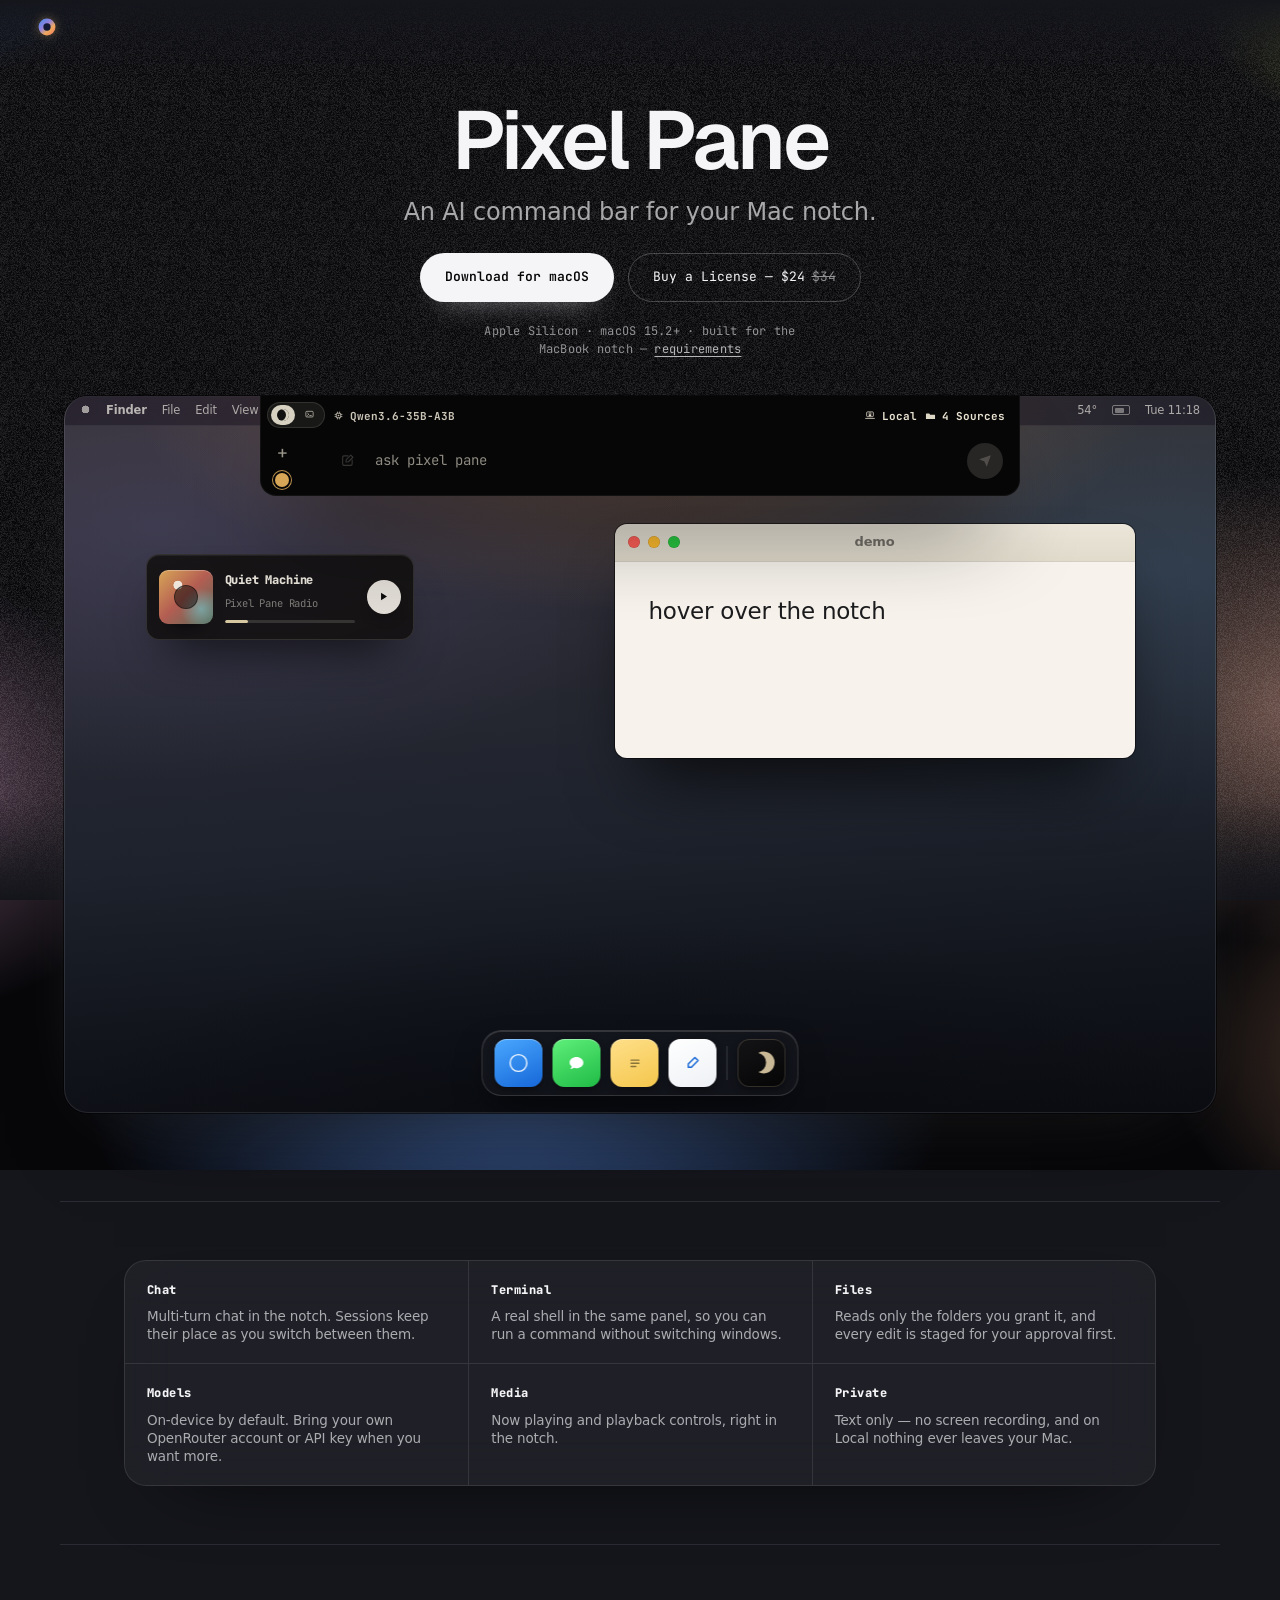
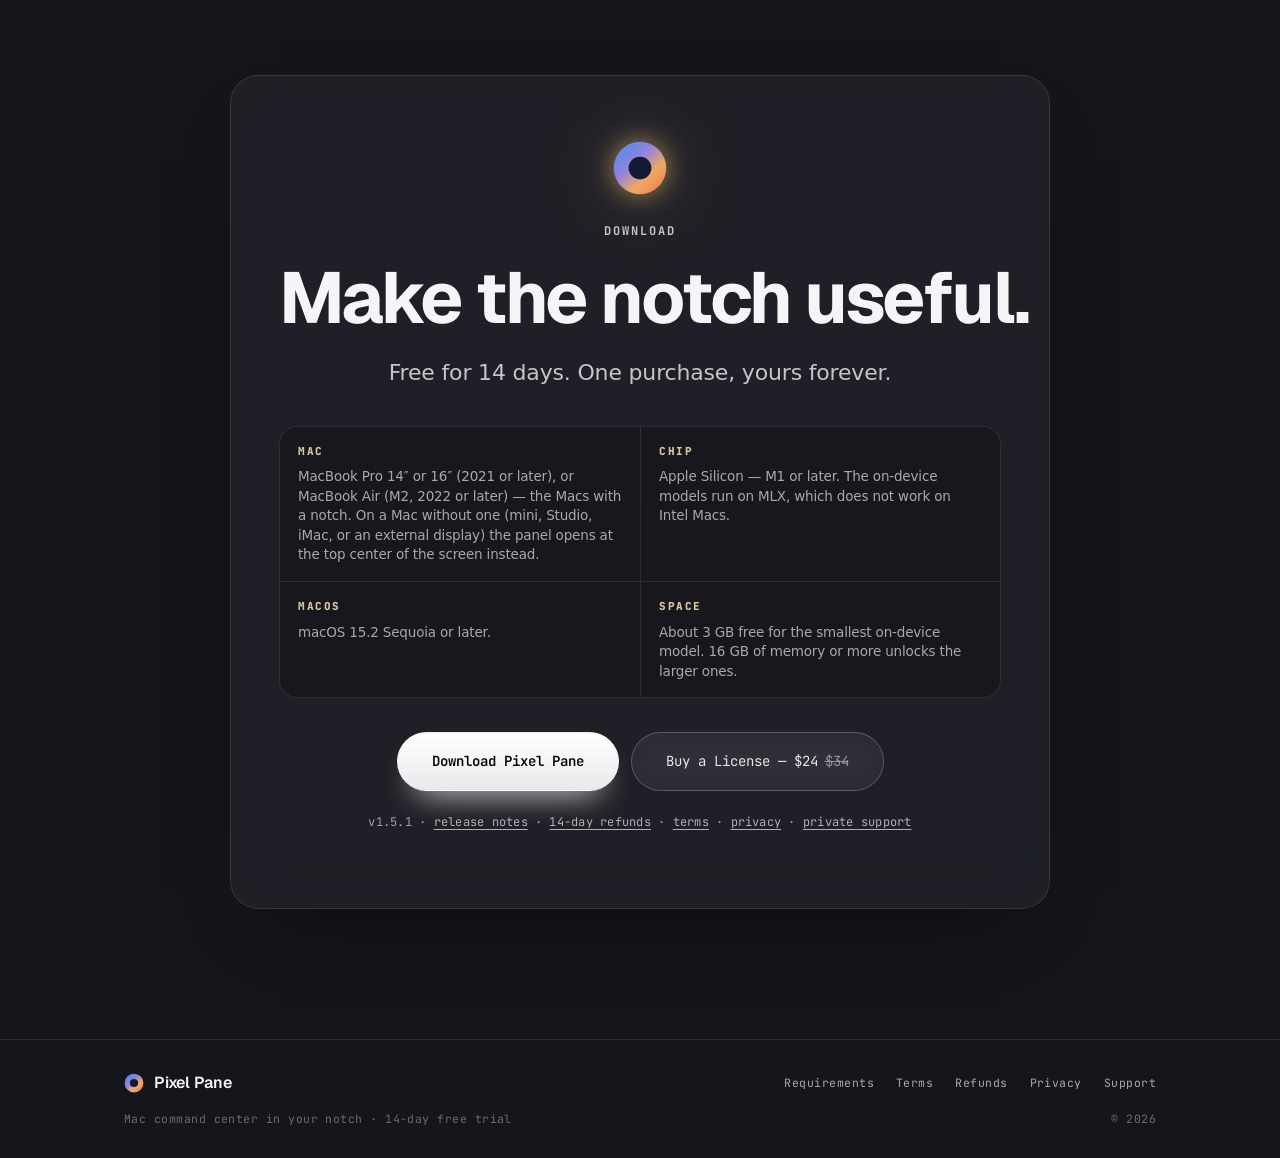
<file: index.html>
<!DOCTYPE html>
<html lang="en">
<head>
  <meta charset="UTF-8" />
  <meta name="viewport" content="width=device-width, initial-scale=1.0, viewport-fit=cover" />
  <!-- The browser paints its own chrome (iOS status bar, Android address bar,
       overscroll gutters) with this colour, not with the aurora. Keep it in
       sync with --edge in styles.css, which fades the page's top and bottom
       edges to the same value so the seam disappears. -->
  <meta name="theme-color" content="#15161c" />
  <meta name="color-scheme" content="dark" />
  <title>Pixel Pane</title>
  <meta name="description" content="Pixel Pane puts chat, terminal, files, models, sessions, and media in one Mac-native notch surface. Local by default, cloud by choice, and only active when you ask." />

  <meta property="og:title" content="Pixel Pane" />
  <meta property="og:description" content="An AI command bar for your Mac notch." />
  <meta property="og:type" content="website" />
  <meta property="og:url" content="https://pixelpane.app/" />
  <meta property="og:image" content="https://pixelpane.app/assets/og.png?v=6" />
  <meta property="og:image:width" content="1200" />
  <meta property="og:image:height" content="630" />
  <meta name="twitter:card" content="summary_large_image" />
  <meta name="twitter:title" content="Pixel Pane" />
  <meta name="twitter:description" content="An AI command bar for your Mac notch." />
  <meta name="twitter:image" content="https://pixelpane.app/assets/og.png?v=6" />

  <link rel="icon" href="assets/favicon.svg?v=7" type="image/svg+xml" />
  <link rel="apple-touch-icon" href="assets/app-icon.png?v=7" />
  <link rel="preconnect" href="https://fonts.googleapis.com" />
  <link rel="preconnect" href="https://fonts.gstatic.com" crossorigin />
  <link href="https://fonts.googleapis.com/css2?family=Geist:wght@400;500;600;700&family=JetBrains+Mono:wght@400;500&display=swap" rel="stylesheet" />
  <link rel="stylesheet" href="styles.css?v=38" />
  <!-- Set before first paint so the hero title starts hidden and animates in,
       rather than flashing at full opacity while main.js is still loading. -->
  <script>document.documentElement.classList.add("js");</script>
</head>
<body>
  <!-- structural frame lines -->
  <div class="frame" aria-hidden="true">
    <span class="frame-line frame-line--left"></span>
    <span class="frame-line frame-line--right"></span>
  </div>

  <header class="site-header">
    <a class="wordmark" href="#top" aria-label="Pixel Pane home">
      <span class="wordmark-mark" aria-hidden="true">
        <svg viewBox="0 0 64 64" width="18" height="18" fill="none">
          <defs><linearGradient id="pp-wm" x1="8%" y1="4%" x2="92%" y2="96%"><stop offset="0" stop-color="#4f8ce6"/><stop offset=".38" stop-color="#9182dd"/><stop offset=".68" stop-color="#f0a95e"/><stop offset="1" stop-color="#ef7a5c"/></linearGradient></defs>
          <circle cx="32" cy="32" r="30" fill="url(#pp-wm)" />
          <circle cx="32" cy="32" r="13" fill="#141a33" />
        </svg>
      </span>
    </a>
  </header>

  <main id="top">
    <!-- ───────────────────────── HERO ───────────────────────── -->
    <section class="hero">
      <div class="hero-copy">
        <h1 class="hero-title">
          Pixel Pane
        </h1>
        <p class="hero-sub">
          An AI command bar for your Mac notch.
        </p>
        <div class="hero-actions">
          <a class="btn btn--primary" href="https://github.com/snehith01001110/pixelpane-releases/releases/latest/download/PixelPane.dmg">Download for macOS</a>
          <a class="btn btn--ghost" href="https://buy.polar.sh/polar_cl_giCYcTLq0NlSWL7kBhR7SXoFSCuPiu9gjbxpC1t2AIx" data-buy-link>
            Buy a License &mdash; $24 <s class="btn-was">$34</s>
          </a>
        </div>
        <!-- The hero Buy button is reachable without scrolling, so the hardware
             constraints have to travel with it, not wait for the CTA section. -->
        <p class="hero-fineprint">
          Apple&nbsp;Silicon · macOS&nbsp;15.2+ · built for the MacBook notch —
          <a href="#requirements">requirements</a>
        </p>
      </div>

    </section>

    <!-- ───────────────────────── DEMO ───────────────────────── -->
    <section class="demo" id="demo">
      <div class="stage">
        <div class="menubar" aria-hidden="true">
          <span class="mb-group">
            <span class="mb-logo"></span>
            <span class="mb-strong">Finder</span>
            <span>File</span><span>Edit</span><span>View</span><span>Go</span>
          </span>
          <span class="mb-group">
            <span>54°</span><span class="mb-batt"></span><span>Tue 11:18</span>
          </span>
        </div>

        <!-- a running TextEdit window on the desktop -->
        <div class="desk-window" aria-hidden="true">
          <div class="dw-bar">
            <span class="dw-lights"><i></i><i></i><i></i></span>
            <span class="dw-title">demo</span>
          </div>
          <div class="dw-body">
            <p class="dw-text">hover over the notch</p>
          </div>
        </div>

        <div class="music-window" aria-label="Music player demo">
          <div class="music-art" aria-hidden="true">
            <span class="music-art-moon"></span>
          </div>
          <div class="music-copy">
            <span class="music-title">Quiet Machine</span>
            <span class="music-artist">Pixel Pane Radio</span>
            <span class="music-progress" aria-hidden="true"><i></i></span>
          </div>
          <button class="music-play" id="ppMusicPlay" type="button" aria-label="Play music" aria-pressed="false">
            <svg class="music-play-ico" viewBox="0 0 16 16" width="13" height="13" fill="currentColor" aria-hidden="true"><path d="M5 3.4v9.2L12.3 8z" /></svg>
            <svg class="music-pause-ico" viewBox="0 0 16 16" width="13" height="13" fill="currentColor" aria-hidden="true"><path d="M4.6 3.5h2.4v9H4.6zM9 3.5h2.4v9H9z" /></svg>
          </button>
        </div>

        <!-- macOS dock -->
        <div class="dock" aria-hidden="true">
          <span class="dock-app" style="--c1:#4aa8ff;--c2:#1667d8">
            <svg viewBox="0 0 24 24" width="24" height="24" fill="none"><circle cx="12" cy="12" r="8.4" stroke="rgba(255,255,255,0.92)" stroke-width="1.4"/><path d="M12 12 16 8 12 12 8 16z" fill="#fff"/><path d="M12 12 8 8 12 12 16 16z" fill="rgba(255,255,255,0.5)"/></svg>
          </span>
          <span class="dock-app" style="--c1:#5ff07a;--c2:#1fbb45">
            <svg viewBox="0 0 24 24" width="22" height="22" fill="#fff"><path d="M12 5.5c-4.1 0-7.5 2.6-7.5 6 0 1.7.9 3.2 2.3 4.3-.2 1-.8 2-1.6 2.7 1.5.1 3-.4 4.1-1.2.8.2 1.7.4 2.7.4 4.1 0 7.5-2.6 7.5-6s-3.4-6.2-7.5-6.2z"/></svg>
          </span>
          <span class="dock-app" style="--c1:#ffe08a;--c2:#f4c64c">
            <svg viewBox="0 0 24 24" width="19" height="19" fill="none" stroke="rgba(0,0,0,0.45)" stroke-width="1.7" stroke-linecap="round"><path d="M7 9h10M7 13h10M7 17h6"/></svg>
          </span>
          <span class="dock-app" style="--c1:#ffffff;--c2:#eef1f5">
            <svg viewBox="0 0 24 24" width="19" height="19" fill="none" stroke="#1667d8" stroke-width="1.8" stroke-linejoin="round" stroke-linecap="round"><path d="M14.4 5.6l4 4-8.4 8.4H6v-4z"/></svg>
          </span>
          <span class="dock-sep"></span>
          <span class="dock-app dock-app--pp" style="--c1:#141416;--c2:#050506">
            <svg viewBox="0 0 64 64" width="27" height="27"><path d="M23.29 9.32 A26 26 0 1 1 23.29 54.68 A23.2 23.2 0 0 0 23.29 9.32 Z" fill="#c9b896"/></svg>
          </span>
        </div>

        <div class="notch" id="ppNotch" tabindex="0" role="button" aria-label="Expand the Pixel Pane window">
          <!-- collapsed state: just a plain black sliver, like the real notch -->
          <span class="notch-idle"></span>
          <div class="notch-media-pill" aria-hidden="true">
            <span class="media-art"><span></span></span>
            <span class="media-wave"><i></i><i></i><i></i><i></i><i></i></span>
          </div>

          <!-- expanded state: the Pixel Pane assistant panel (matches the v1.1 release) -->
          <div class="notch-panel" id="ppPanel">
            <div class="np-media-strip" aria-hidden="true">
              <span class="media-art"><span></span></span>
              <span class="media-wave"><i></i><i></i><i></i><i></i><i></i></span>
            </div>

            <div class="np-surface-toggle" role="group" aria-label="Surface">
              <button class="np-surface-btn is-active" id="ppChatSurface" type="button" tabindex="-1" aria-label="Chat">
                <span class="np-moon-mini"></span>
              </button>
              <button class="np-surface-btn" id="ppTerminalSurface" type="button" tabindex="-1" aria-label="Terminal">
                <svg viewBox="0 0 16 16" width="11" height="11" fill="none" stroke="currentColor" aria-hidden="true">
                  <rect x="2.7" y="3.4" width="10.6" height="8.2" rx="1.4" stroke-width="1.2" />
                  <path d="m5.2 6.1 1.8 1.6-1.8 1.6M8.4 9.4h2.2" stroke-width="1.2" stroke-linecap="round" stroke-linejoin="round" />
                </svg>
              </button>
            </div>

            <div class="np-rail" aria-hidden="true">
              <button class="np-rail-plus" type="button" tabindex="-1">+</button>
              <span class="np-rail-dot is-active"></span>
              <span class="np-rail-dot np-rail-dot--green"></span>
              <span class="np-rail-dot np-rail-dot--red"></span>
              <span class="np-rail-dot np-rail-dot--olive"></span>
              <span class="np-rail-dot np-rail-dot--rose"></span>
              <span class="np-rail-dot np-rail-dot--sage"></span>
              <span class="np-rail-dot np-rail-dot--gold"></span>
              <span class="np-rail-dot np-rail-dot--teal"></span>
            </div>

            <!-- top overlay: surface toggle · model ... mode · sources -->
            <div class="np-chiprow">
              <div class="np-menu-wrap" data-menu="model">
                <button class="np-chip np-chip--model" id="ppModelChip" type="button" tabindex="-1" aria-haspopup="true" aria-expanded="false">
                  <svg class="np-ico" viewBox="0 0 16 16" width="11" height="11" fill="none" stroke="currentColor" aria-hidden="true">
                    <rect x="4.7" y="4.7" width="6.6" height="6.6" rx="1.3" stroke-width="1.2" />
                    <rect x="6.8" y="6.8" width="2.4" height="2.4" rx="0.6" fill="currentColor" stroke="none" />
                    <g stroke-width="1.1" stroke-linecap="round"><path d="M6.4 4.7V2.9M9.6 4.7V2.9M6.4 13.1v-1.8M9.6 13.1v-1.8M4.7 6.4H2.9M4.7 9.6H2.9M13.1 6.4h-1.8M13.1 9.6h-1.8" /></g>
                  </svg>
                  <span class="np-chip-value" data-role="model-label">Qwen3.6-35B-A3B</span>
                  <svg class="np-chev" viewBox="0 0 12 12" width="7" height="7" fill="none" stroke="currentColor" aria-hidden="true"><path d="M2.6 4.6 6 8l3.4-3.4" stroke-width="1.7" stroke-linecap="round" stroke-linejoin="round" /></svg>
                </button>
                <div class="np-menu" role="menu" hidden>
                  <button class="np-menuitem" role="menuitemradio" data-value="Auto" aria-checked="true">Auto</button>
                  <button class="np-menuitem" role="menuitemradio" data-value="Qwen3.6-35B-A3B" aria-checked="false">Qwen3.6-35B-A3B</button>
                  <button class="np-menuitem" role="menuitemradio" data-value="Llama-3.3-8B" aria-checked="false">Llama-3.3-8B</button>
                  <button class="np-menuitem" role="menuitemradio" data-value="Apple FM" aria-checked="false">Apple&nbsp;Foundation</button>
                </div>
              </div>

              <span class="np-chiprow-gap"></span>

              <div class="np-menu-wrap" data-menu="mode">
                <button class="np-chip np-chip--mode" id="ppModeChip" type="button" tabindex="-1" aria-haspopup="true" aria-expanded="false">
                  <span class="np-chip-ico" data-role="mode-ico">
                    <svg viewBox="0 0 18 16" width="12" height="11" fill="none" stroke="currentColor" aria-hidden="true">
                      <rect x="4" y="2.6" width="10" height="7.2" rx="1.3" stroke-width="1.2" />
                      <path d="M2.4 12.4h13.2" stroke-width="1.2" stroke-linecap="round" />
                      <path d="M7.5 6.1v-.8a1.5 1.5 0 0 1 3 0v.8" stroke-width="1" />
                      <rect x="7.1" y="6" width="3.8" height="3" rx="0.7" fill="currentColor" stroke="none" />
                    </svg>
                  </span>
                  <span class="np-chip-value" data-role="mode-label">Local</span>
                  <svg class="np-chev" viewBox="0 0 12 12" width="7" height="7" fill="none" stroke="currentColor" aria-hidden="true"><path d="M2.6 4.6 6 8l3.4-3.4" stroke-width="1.7" stroke-linecap="round" stroke-linejoin="round" /></svg>
                </button>
                <div class="np-menu" role="menu" hidden>
                  <button class="np-menuitem" role="menuitemradio" data-value="Local" aria-checked="true">
                    <svg class="np-mi-ico" viewBox="0 0 18 16" width="13" height="12" fill="none" stroke="currentColor" aria-hidden="true"><rect x="4" y="2.6" width="10" height="7.2" rx="1.3" stroke-width="1.2" /><path d="M2.4 12.4h13.2" stroke-width="1.2" stroke-linecap="round" /><rect x="7.1" y="6" width="3.8" height="3" rx="0.7" fill="currentColor" stroke="none" /><path d="M7.5 6.1v-.8a1.5 1.5 0 0 1 3 0v.8" stroke-width="1" /></svg>
                    Local
                  </button>
                  <button class="np-menuitem" role="menuitemradio" data-value="Cloud" aria-checked="false">
                    <svg class="np-mi-ico" viewBox="0 0 18 14" width="13" height="11" fill="none" stroke="currentColor" aria-hidden="true"><path d="M5 11.3h7.4a3 3 0 0 0 .3-5.96A4 4 0 0 0 5 5.9 2.7 2.7 0 0 0 5 11.3z" stroke-width="1.2" stroke-linejoin="round" /></svg>
                    Cloud
                  </button>
                  <button class="np-menuitem" role="menuitemradio" data-value="Custom" aria-checked="false">
                    <svg class="np-mi-ico" viewBox="0 0 16 16" width="12" height="12" fill="none" stroke="currentColor" aria-hidden="true"><circle cx="5.6" cy="6.4" r="2.7" stroke-width="1.2" /><path d="M7.6 8.4 13.2 14M11 12.2l1.3-1.3M12.4 13.4l1.2-1.2" stroke-width="1.2" stroke-linecap="round" /></svg>
                    Custom
                  </button>
                </div>
              </div>

              <div class="np-menu-wrap" data-menu="sources">
                <button class="np-chip np-chip--sources" id="ppSourcesChip" type="button" tabindex="-1" aria-haspopup="true" aria-expanded="false">
                  <span class="np-chip-ico" data-role="sources-ico">
                    <svg viewBox="0 0 16 16" width="11" height="11" fill="none" stroke="currentColor" aria-hidden="true">
                      <path d="M2 5.4h4l1.3 1.6H14v6.2H2z" stroke-width="1.2" stroke-linejoin="round" />
                    </svg>
                  </span>
                  <span class="np-chip-value np-chip-label" data-role="sources-label">4&nbsp;Sources</span>
                  <svg class="np-chev" viewBox="0 0 12 12" width="7" height="7" fill="none" stroke="currentColor" aria-hidden="true"><path d="M2.6 4.6 6 8l3.4-3.4" stroke-width="1.7" stroke-linecap="round" stroke-linejoin="round" /></svg>
                </button>
                <div class="np-menu" role="menu" hidden>
                  <button class="np-menuitem np-menuitem--action" data-action="folder" role="menuitem">
                    <svg class="np-mi-ico" viewBox="0 0 16 16" width="13" height="13" fill="none" stroke="currentColor" aria-hidden="true"><path d="M2 5.4h4l1.3 1.6H14v6.2H2z" stroke-width="1.2" stroke-linejoin="round" /><path d="M8 8.4v3.2M6.4 10h3.2" stroke-width="1.2" stroke-linecap="round" /></svg>
                    Choose Folder…
                  </button>
                  <button class="np-menuitem np-menuitem--action" data-action="file" role="menuitem">
                    <svg class="np-mi-ico" viewBox="0 0 16 16" width="13" height="13" fill="none" stroke="currentColor" aria-hidden="true"><path d="M4 2.4h5l3 3v8.2H4z" stroke-width="1.2" stroke-linejoin="round" /><path d="M8 8v3.4M6.3 9.7h3.4" stroke-width="1.2" stroke-linecap="round" /></svg>
                    Choose File…
                  </button>
                  <div class="np-menu-sep np-menu-sep--sources" hidden></div>
                  <div class="np-menu-sources" data-role="sources-list"></div>
                  <button class="np-menuitem np-menuitem--danger" data-action="clear" role="menuitem" hidden>Clear File Sources</button>
                </div>
              </div>
            </div>

            <div class="np-chat-surface" id="ppChatPane">
              <!-- conversation (grows as it fills; scrolls past the cap) -->
              <div class="np-transcript" id="ppTranscript" hidden></div>

              <!-- composer -->
              <div class="np-composer">
                <button class="np-iconbtn" id="ppNew" type="button" tabindex="-1" aria-label="New chat" title="New chat" disabled>
                  <svg viewBox="0 0 18 18" width="15" height="15" fill="none" stroke="currentColor" aria-hidden="true">
                    <path d="M9.6 3.4H4.8A1.6 1.6 0 0 0 3.2 5v8.2A1.6 1.6 0 0 0 4.8 14.8h8.2a1.6 1.6 0 0 0 1.6-1.6V8.4" stroke-width="1.3" stroke-linecap="round" />
                    <path d="M12.9 2.5 15.5 5.1 10.1 10.5 7.2 10.8 7.5 7.9z" stroke-width="1.3" stroke-linejoin="round" />
                  </svg>
                </button>
                <div class="np-field">
                  <textarea class="np-textarea" id="ppInput" rows="1" placeholder="Ask Pixel Pane" aria-label="Ask Pixel Pane" autocomplete="off" autocapitalize="off" spellcheck="false"></textarea>
                </div>
                <button class="np-iconbtn np-iconbtn--send" id="ppSend" type="button" tabindex="-1" aria-label="Send" title="Send" disabled>
                  <svg class="np-send-ico" viewBox="0 0 24 24" width="14" height="14" fill="currentColor" aria-hidden="true"><path d="M22 2 15 22 11 13 2 9z" /></svg>
                  <svg class="np-stop-ico" viewBox="0 0 16 16" width="13" height="13" fill="currentColor" aria-hidden="true"><rect x="4.5" y="4.5" width="7" height="7" rx="1.6" /></svg>
                </button>
              </div>
            </div>

            <div class="np-terminal-surface" id="ppTerminalPane" hidden>
              <div class="np-terminal-lines" id="ppTerminalLines">
                <div><span class="term-user">nayak@Snehiths-MacBook-Pro</span> <span class="term-path">~</span> <span class="term-prompt">›</span> ls</div>
                <div class="term-grid"><span>Applications</span><span>Documents</span><span>Library</span><span>output.txt</span></div>
                <div class="term-grid"><span>Calibre Library</span><span>Downloads</span><span>Movies</span><span>Pictures</span></div>
                <div class="term-grid"><span>Desktop</span><span>finbonacci 50.txt</span><span>Music</span><span>Public</span></div>
                <div class="term-input-row"><span class="term-user">nayak@Snehiths-MacBook-Pro</span> <span class="term-path">~</span> <span class="term-prompt">›</span> <span class="term-input" id="ppTerminalInput" role="textbox" aria-label="Terminal command" contenteditable="plaintext-only" spellcheck="false"></span><span class="term-caret"></span></div>
              </div>
              <button class="np-terminal-folder" type="button" tabindex="-1" aria-label="Terminal folder">
                <svg viewBox="0 0 16 16" width="12" height="12" fill="none" stroke="currentColor" aria-hidden="true">
                  <path d="M2 5.4h4l1.3 1.6H14v6.2H2z" stroke-width="1.2" stroke-linejoin="round" />
                </svg>
                nayak
              </button>
            </div>

            <!-- hidden pickers powering the Sources demo -->
            <input type="file" id="ppFileInput" multiple hidden aria-hidden="true" tabindex="-1" />
            <input type="file" id="ppFolderInput" webkitdirectory hidden aria-hidden="true" tabindex="-1" />
          </div>
        </div>

        <div class="np-rail-preview" id="ppRailPreview" hidden aria-hidden="true">
          <div class="np-preview-head">
            <div>
              <div class="np-preview-title" data-role="preview-title"></div>
              <div class="np-preview-subtitle" data-role="preview-subtitle"></div>
            </div>
            <button class="np-preview-close" type="button" tabindex="-1" aria-label="Close preview">
              <svg viewBox="0 0 14 14" width="10" height="10" fill="none" stroke="currentColor" aria-hidden="true">
                <path d="M4 4l6 6M10 4l-6 6" stroke-width="1.4" stroke-linecap="round" />
              </svg>
            </button>
          </div>
          <div class="np-preview-body" data-role="preview-body"></div>
        </div>
      </div>
    </section>

    <hr class="rule" aria-hidden="true" />

    <!-- ─────────────────────── FEATURES ─────────────────────── -->
    <section class="features" id="how">
      <ul class="feature-strip" aria-label="Pixel Pane features">
        <li><strong>Chat</strong><span>Multi-turn chat in the notch. Sessions keep their place as you switch between them.</span></li>
        <li><strong>Terminal</strong><span>A real shell in the same panel, so you can run a command without switching windows.</span></li>
        <li><strong>Files</strong><span>Reads only the folders you grant it, and every edit is staged for your approval first.</span></li>
        <li><strong>Models</strong><span>On-device by default. Bring your own OpenRouter account or API key when you want more.</span></li>
        <li><strong>Media</strong><span>Now playing and playback controls, right in the notch.</span></li>
        <li><strong>Private</strong><span>Text only — no screen recording, and on Local nothing ever leaves your Mac.</span></li>
      </ul>
    </section>

    <hr class="rule" aria-hidden="true" />

    <!-- ─────────────────────── ACCESS / CTA ─────────────────────── -->
    <section class="access" id="download">
      <div class="access-copy">
        <div class="access-logo" aria-hidden="true">
          <svg viewBox="0 0 64 64" fill="none">
            <defs><linearGradient id="pp-ac" x1="8%" y1="4%" x2="92%" y2="96%"><stop offset="0" stop-color="#4f8ce6"/><stop offset=".38" stop-color="#9182dd"/><stop offset=".68" stop-color="#f0a95e"/><stop offset="1" stop-color="#ef7a5c"/></linearGradient></defs>
          <circle cx="32" cy="32" r="30" fill="url(#pp-ac)" />
          <circle cx="32" cy="32" r="13" fill="#141a33" />
          </svg>
        </div>
        <p class="eyebrow">Download</p>
        <h2 class="access-title">Make the notch useful.</h2>
        <p class="access-sub">
          Free for 14 days. One purchase, yours forever.
        </p>

        <!-- Sits above the buy buttons on purpose: Pixel Pane is built around a
             piece of hardware not every Mac has, and the local models need a
             chip not every supported macOS version implies. Someone must not be
             able to reach the checkout without having passed this. -->
        <dl class="requirements" id="requirements">
          <div class="req">
            <dt>Mac</dt>
            <dd>
              MacBook&nbsp;Pro 14″ or 16″ (2021 or later), or MacBook&nbsp;Air
              (M2, 2022 or later) — the Macs with a notch. On a Mac without one
              (mini, Studio, iMac, or an external display) the panel opens at the
              top center of the screen instead.
            </dd>
          </div>
          <div class="req">
            <dt>Chip</dt>
            <dd>
              Apple&nbsp;Silicon — M1 or later. The on-device models run on MLX,
              which does not work on Intel Macs.
            </dd>
          </div>
          <div class="req">
            <dt>macOS</dt>
            <dd>macOS&nbsp;15.2 Sequoia or later.</dd>
          </div>
          <div class="req">
            <dt>Space</dt>
            <dd>
              About 3&nbsp;GB free for the smallest on-device model. 16&nbsp;GB
              of memory or more unlocks the larger ones.
            </dd>
          </div>
        </dl>

        <div class="access-actions">
          <a class="btn btn--primary btn--lg" href="https://github.com/snehith01001110/pixelpane-releases/releases/latest/download/PixelPane.dmg">Download Pixel&nbsp;Pane</a>
          <a class="btn btn--ghost btn--lg" href="https://buy.polar.sh/polar_cl_giCYcTLq0NlSWL7kBhR7SXoFSCuPiu9gjbxpC1t2AIx" data-buy-link>
            Buy a License &mdash; $24 <s class="btn-was">$34</s>
          </a>
        </div>
        <p class="access-fineprint">
          <span id="ppVersion">v1.5.1</span> ·
          <a href="https://github.com/snehith01001110/pixelpane-releases/releases">release notes</a> ·
          <a href="refunds.html">14-day refunds</a> ·
          <a href="terms.html">terms</a> ·
          <a href="privacy.html">privacy</a> ·
          <a href="support.html">private support</a>
        </p>
      </div>
    </section>
  </main>

  <footer class="site-footer">
    <div class="footer-inner">
      <div class="footer-row">
        <span class="footer-mark">
          <svg viewBox="0 0 64 64" fill="none" aria-hidden="true">
            <defs><linearGradient id="pp-ft" x1="8%" y1="4%" x2="92%" y2="96%"><stop offset="0" stop-color="#4f8ce6"/><stop offset=".38" stop-color="#9182dd"/><stop offset=".68" stop-color="#f0a95e"/><stop offset="1" stop-color="#ef7a5c"/></linearGradient></defs>
            <circle cx="32" cy="32" r="30" fill="url(#pp-ft)" />
            <circle cx="32" cy="32" r="13" fill="#141a33" />
          </svg>
          Pixel Pane
        </span>
        <nav class="footer-nav" aria-label="Legal and support">
          <a href="index.html#requirements">Requirements</a>
          <a href="terms.html">Terms</a>
          <a href="refunds.html">Refunds</a>
          <a href="privacy.html">Privacy</a>
          <a href="support.html">Support</a>
        </nav>
      </div>
      <div class="footer-row">
        <span class="footer-note">Mac command center in your notch · 14-day free trial</span>
        <span class="footer-year">© 2026</span>
      </div>
    </div>
  </footer>

  <script src="main.js?v=12"></script>
</body>
</html>
</file>
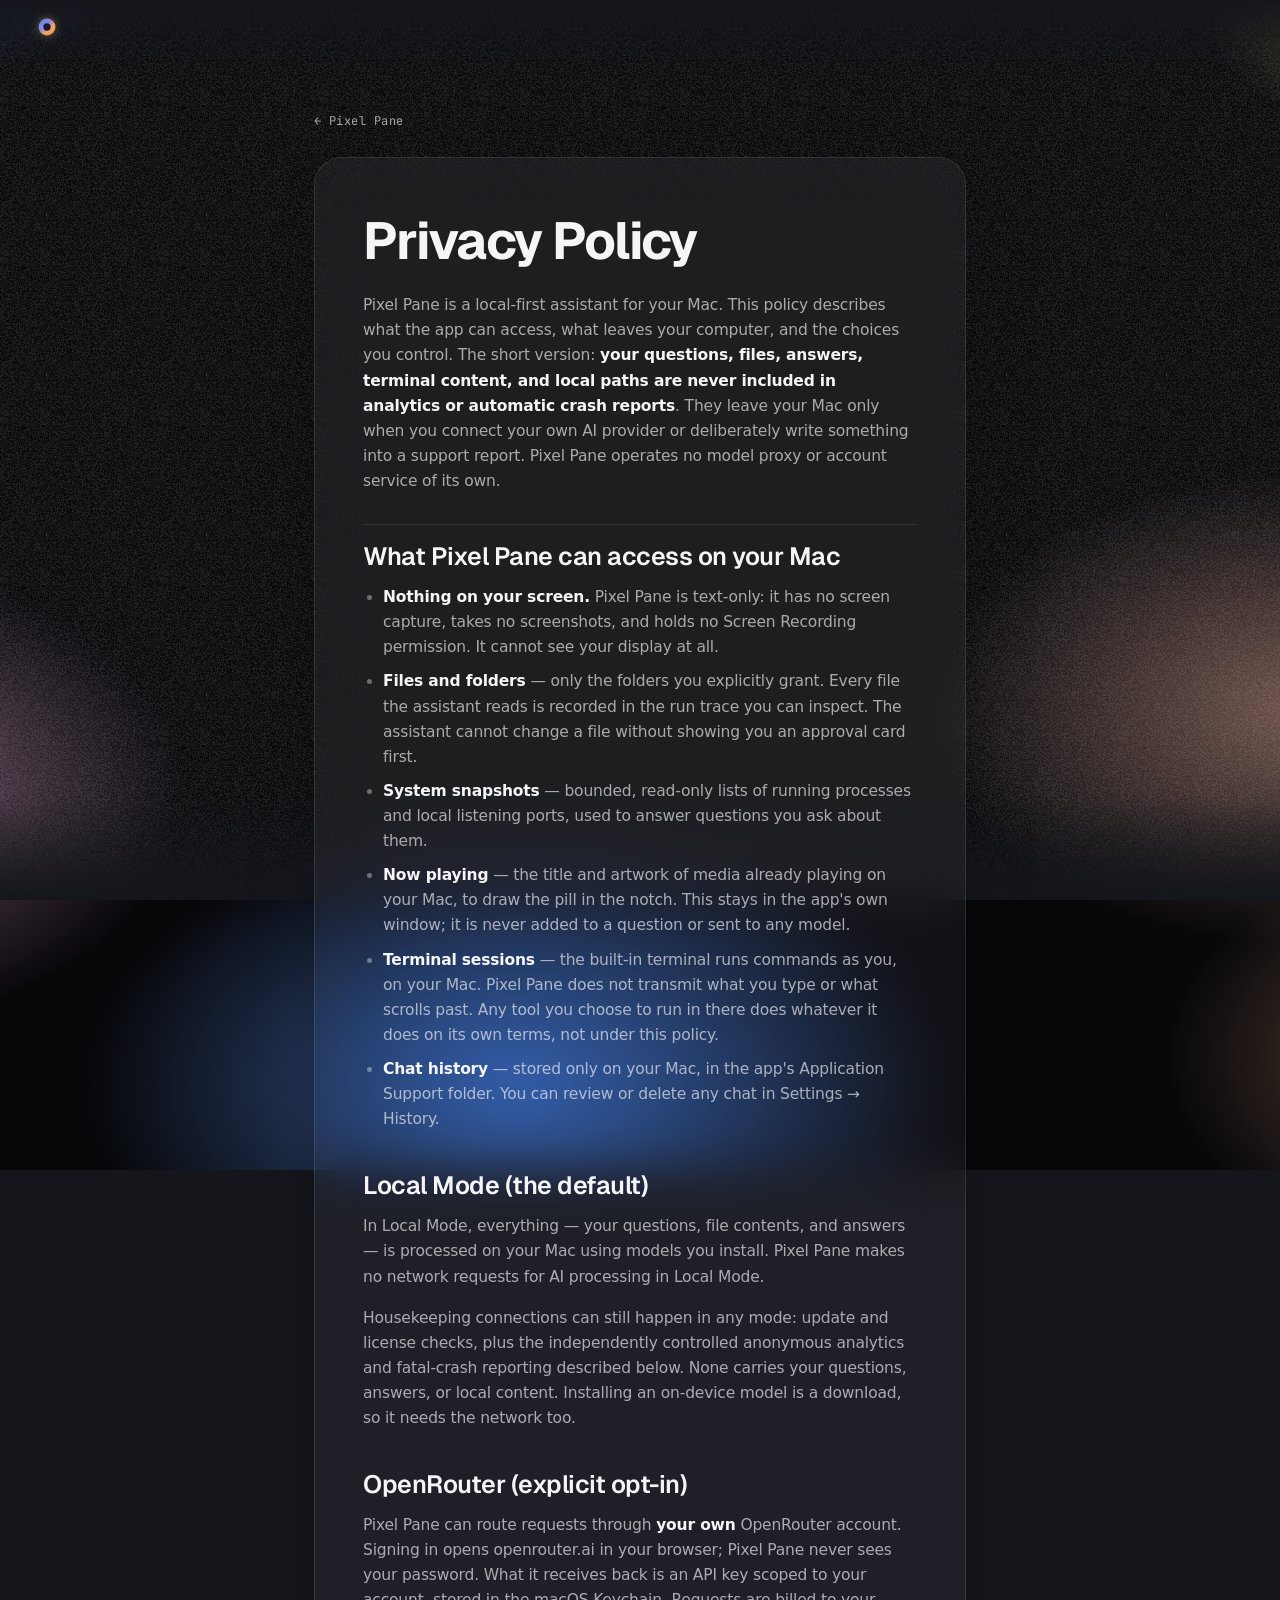
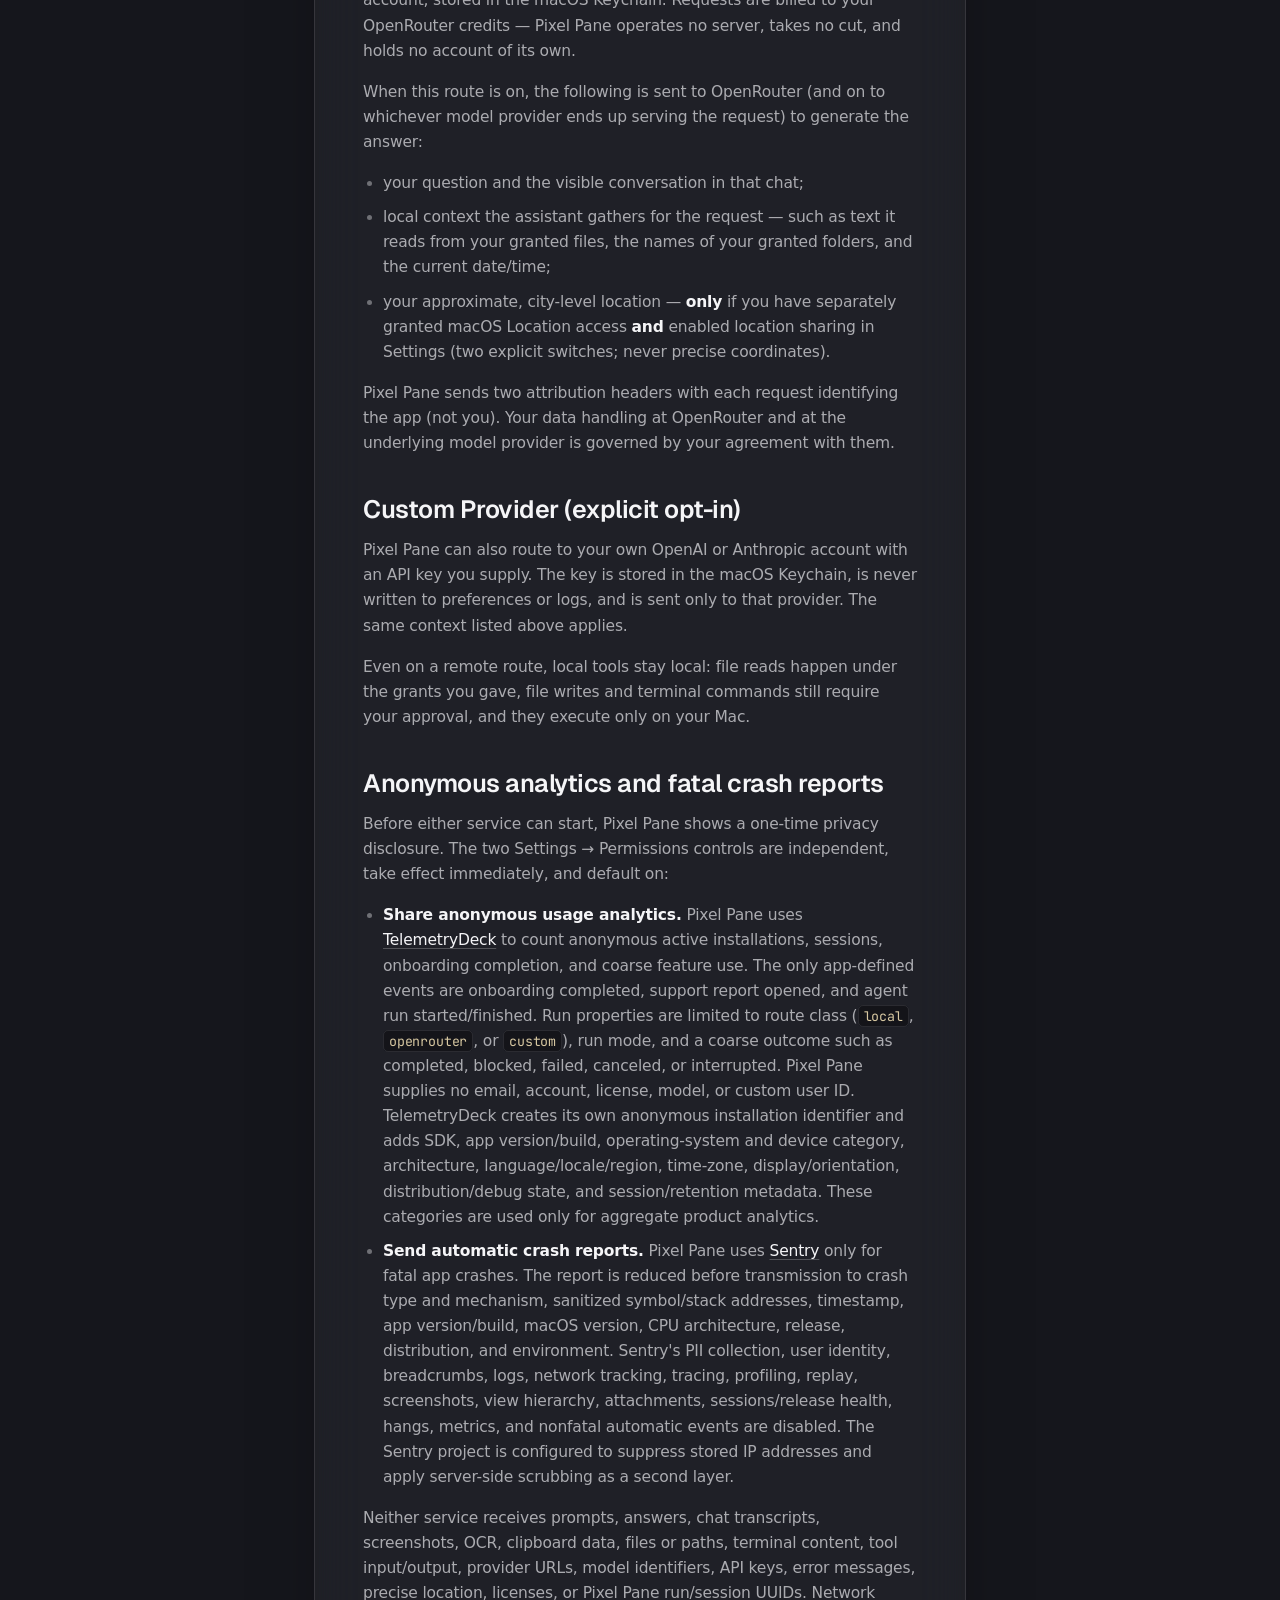
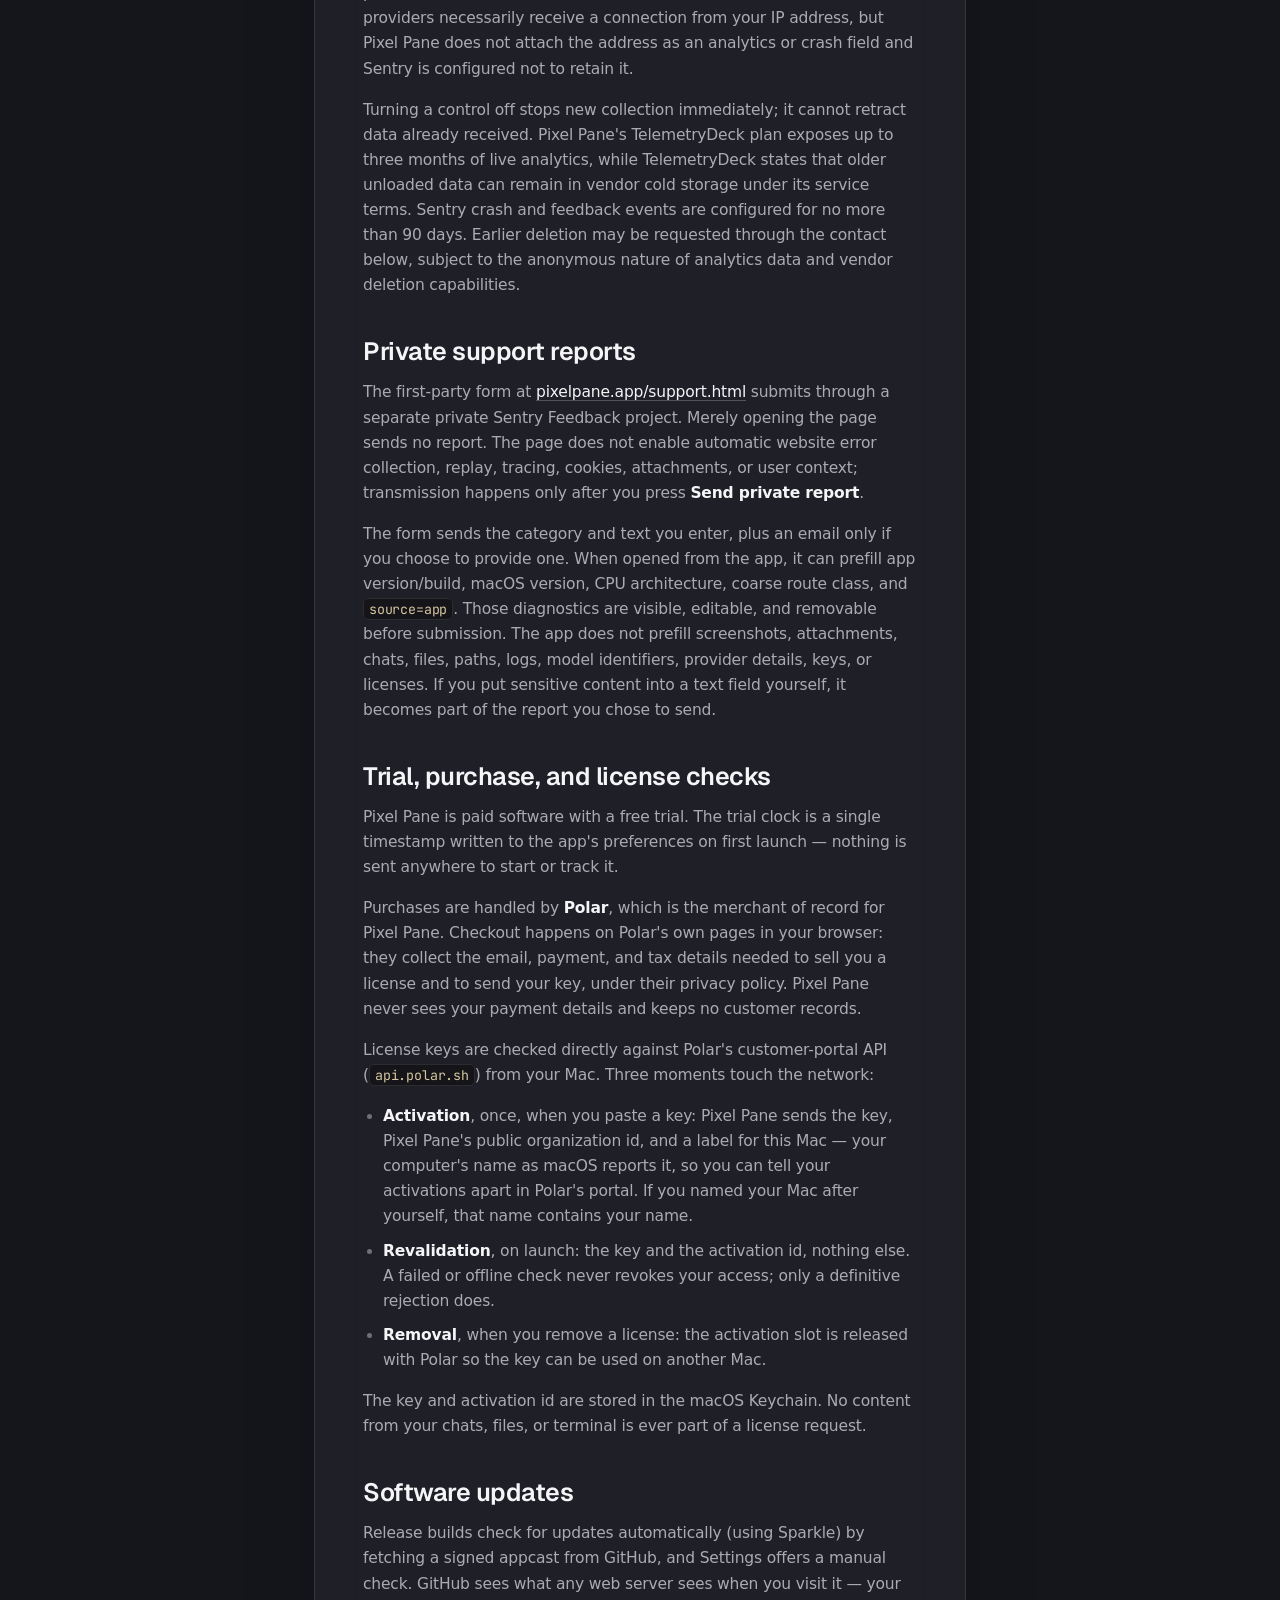
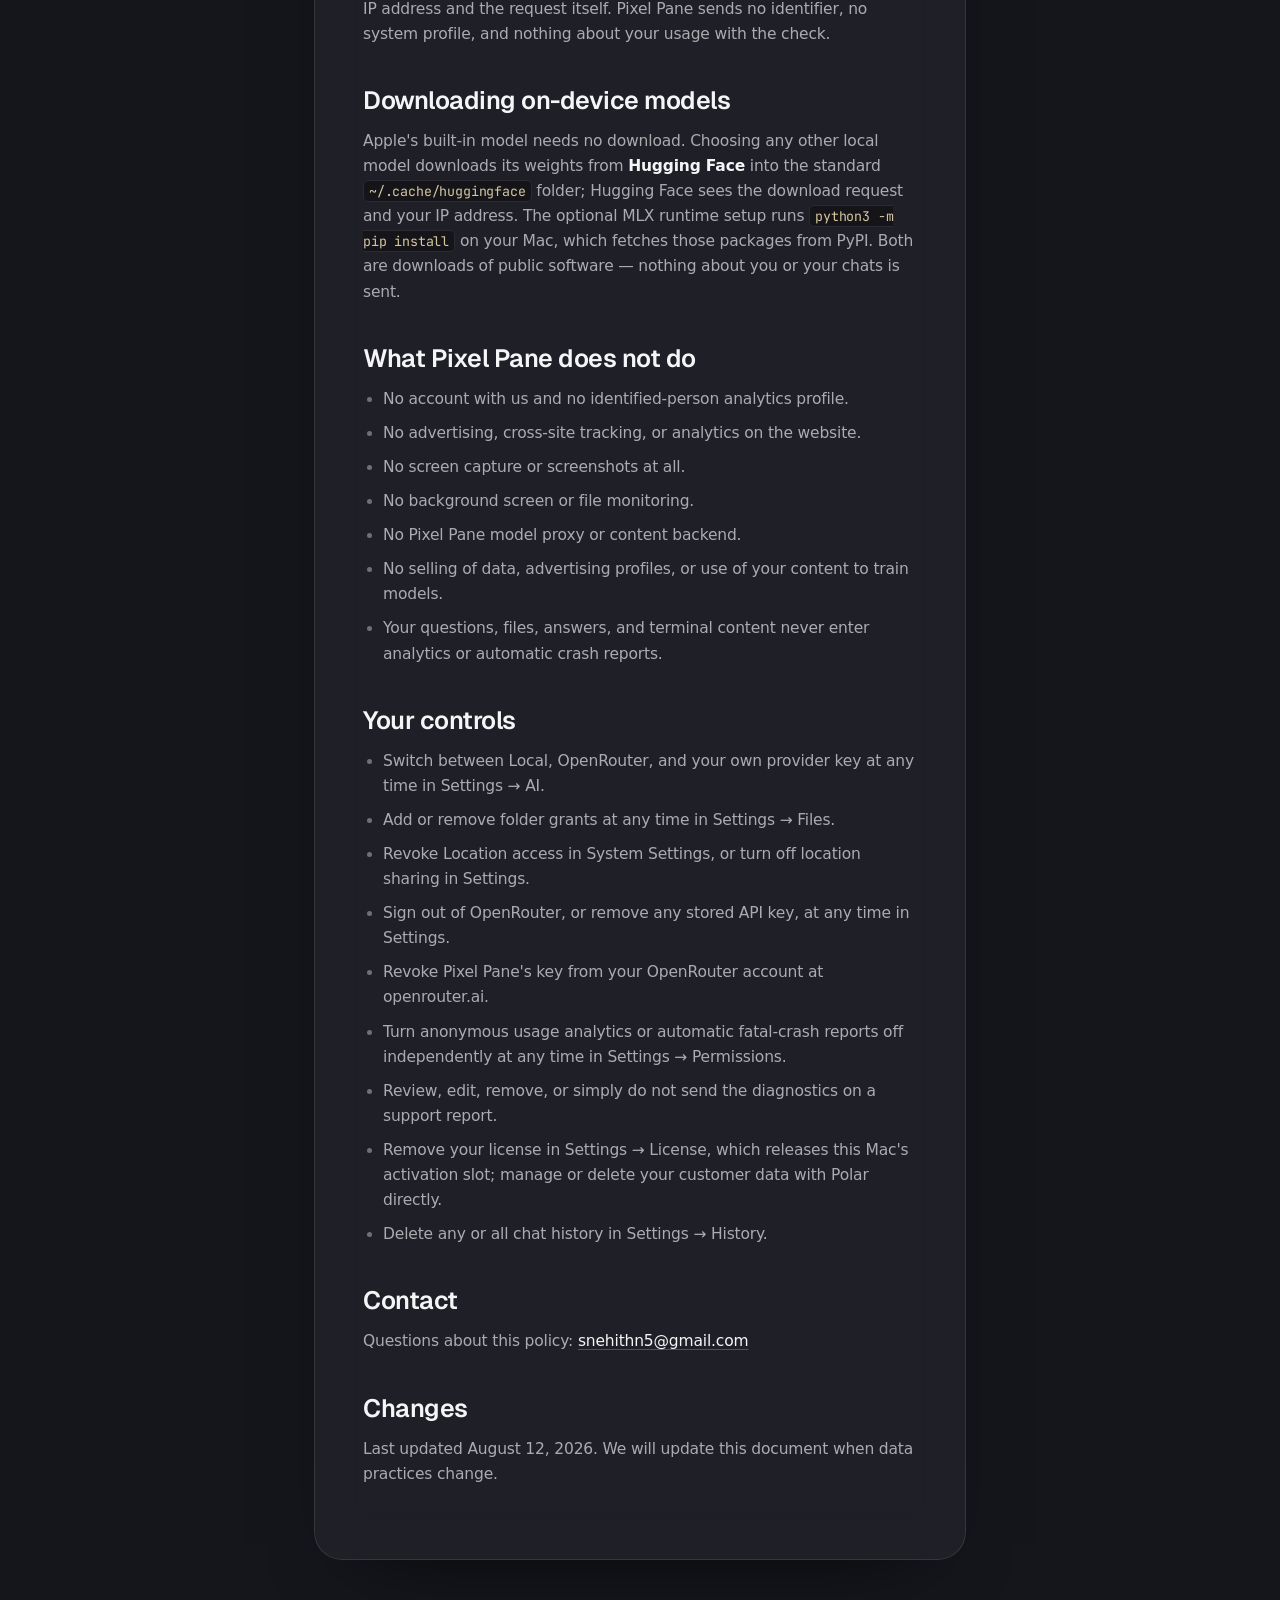
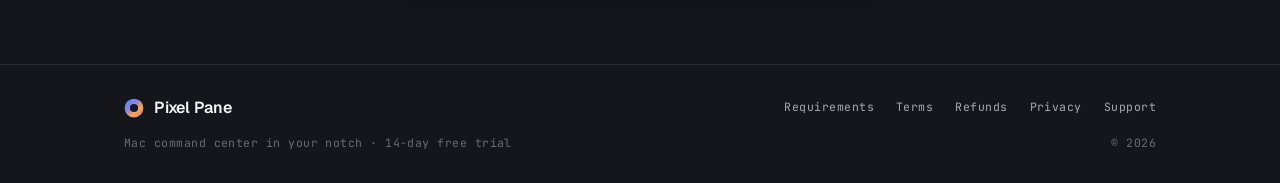
<file: privacy.html>
<!DOCTYPE html>
<html lang="en">
<head>
  <meta charset="UTF-8" />
  <meta name="viewport" content="width=device-width, initial-scale=1.0, viewport-fit=cover" />
  <meta name="theme-color" content="#15161c" />
  <meta name="color-scheme" content="dark" />
  <title>Privacy Policy — Pixel Pane</title>
  <meta name="description" content="What Pixel Pane can access, its privacy-gated anonymous analytics and fatal crash reports, private support submissions, and the choices you control." />
  <meta name="robots" content="index, follow" />

  <link rel="icon" href="assets/favicon.svg?v=7" type="image/svg+xml" />
  <link rel="apple-touch-icon" href="assets/app-icon.png?v=7" />
  <link rel="preconnect" href="https://fonts.googleapis.com" />
  <link rel="preconnect" href="https://fonts.gstatic.com" crossorigin />
  <link href="https://fonts.googleapis.com/css2?family=Geist:wght@400;500;600;700&family=JetBrains+Mono:wght@400;500&display=swap" rel="stylesheet" />
  <link rel="stylesheet" href="styles.css?v=38" />
</head>
<body>
  <div class="frame" aria-hidden="true">
    <span class="frame-line frame-line--left"></span>
    <span class="frame-line frame-line--right"></span>
  </div>

  <header class="site-header">
    <a class="wordmark" href="index.html" aria-label="Pixel Pane home">
      <span class="wordmark-mark" aria-hidden="true">
        <svg viewBox="0 0 64 64" width="18" height="18" fill="none">
          <defs><linearGradient id="pp-wm" x1="8%" y1="4%" x2="92%" y2="96%"><stop offset="0" stop-color="#4f8ce6"/><stop offset=".38" stop-color="#9182dd"/><stop offset=".68" stop-color="#f0a95e"/><stop offset="1" stop-color="#ef7a5c"/></linearGradient></defs>
          <circle cx="32" cy="32" r="30" fill="url(#pp-wm)" />
          <circle cx="32" cy="32" r="13" fill="#141a33" />
        </svg>
      </span>
    </a>
  </header>

  <main class="legal">
    <a class="legal-back" href="index.html">← Pixel Pane</a>

    <article class="legal-card">
      <h1 class="legal-title">Privacy Policy</h1>

      <p class="legal-lede">
        Pixel Pane is a local-first assistant for your Mac. This policy describes
        what the app can access, what leaves your computer, and the choices you
        control. The short version: <strong>your questions, files, answers,
        terminal content, and local paths are never included in analytics or
        automatic crash reports</strong>. They leave your Mac only when you
        connect your own AI provider or deliberately write something into a
        support report. Pixel Pane operates no model proxy or account service
        of its own.
      </p>

      <h2>What Pixel Pane can access on your Mac</h2>
      <ul>
        <li>
          <strong>Nothing on your screen.</strong> Pixel Pane is text-only: it
          has no screen capture, takes no screenshots, and holds no Screen
          Recording permission. It cannot see your display at all.
        </li>
        <li>
          <strong>Files and folders</strong> — only the folders you explicitly
          grant. Every file the assistant reads is recorded in the run trace you
          can inspect. The assistant cannot change a file without showing you an
          approval card first.
        </li>
        <li>
          <strong>System snapshots</strong> — bounded, read-only lists of running
          processes and local listening ports, used to answer questions you ask
          about them.
        </li>
        <li>
          <strong>Now playing</strong> — the title and artwork of media already
          playing on your Mac, to draw the pill in the notch. This stays in the
          app's own window; it is never added to a question or sent to any model.
        </li>
        <li>
          <strong>Terminal sessions</strong> — the built-in terminal runs
          commands as you, on your Mac. Pixel Pane does not transmit what you
          type or what scrolls past. Any tool you choose to run in there does
          whatever it does on its own terms, not under this policy.
        </li>
        <li>
          <strong>Chat history</strong> — stored only on your Mac, in the app's
          Application Support folder. You can review or delete any chat in
          Settings → History.
        </li>
      </ul>

      <h2>Local Mode (the default)</h2>
      <p>
        In Local Mode, everything — your questions, file contents, and answers —
        is processed on your Mac using models you install. Pixel Pane makes no
        network requests for AI processing in Local Mode.
      </p>
      <p>
        Housekeeping connections can still happen in any mode: update and
        license checks, plus the independently controlled anonymous analytics
        and fatal-crash reporting described below. None carries your questions,
        answers, or local content. Installing an on-device model is a download,
        so it needs the network too.
      </p>

      <h2>OpenRouter (explicit opt-in)</h2>
      <p>
        Pixel Pane can route requests through <strong>your own</strong>
        OpenRouter account. Signing in opens openrouter.ai in your browser; Pixel
        Pane never sees your password. What it receives back is an API key scoped
        to your account, stored in the macOS Keychain. Requests are billed to
        your OpenRouter credits — Pixel Pane operates no server, takes no cut,
        and holds no account of its own.
      </p>
      <p>
        When this route is on, the following is sent to OpenRouter (and on to
        whichever model provider ends up serving the request) to generate the
        answer:
      </p>
      <ul>
        <li>your question and the visible conversation in that chat;</li>
        <li>
          local context the assistant gathers for the request — such as text it
          reads from your granted files, the names of your granted folders, and
          the current date/time;
        </li>
        <li>
          your approximate, city-level location — <strong>only</strong> if you
          have separately granted macOS Location access <strong>and</strong>
          enabled location sharing in Settings (two explicit switches; never
          precise coordinates).
        </li>
      </ul>
      <p>
        Pixel Pane sends two attribution headers with each request identifying
        the app (not you). Your data handling at OpenRouter and at the underlying
        model provider is governed by your agreement with them.
      </p>

      <h2>Custom Provider (explicit opt-in)</h2>
      <p>
        Pixel Pane can also route to your own OpenAI or Anthropic account with an
        API key you supply. The key is stored in the macOS Keychain, is never
        written to preferences or logs, and is sent only to that provider. The
        same context listed above applies.
      </p>
      <p>
        Even on a remote route, local tools stay local: file reads happen under
        the grants you gave, file writes and terminal commands still require your
        approval, and they execute only on your Mac.
      </p>

      <h2>Anonymous analytics and fatal crash reports</h2>
      <p>
        Before either service can start, Pixel Pane shows a one-time privacy
        disclosure. The two Settings → Permissions controls are independent,
        take effect immediately, and default on:
      </p>
      <ul>
        <li>
          <strong>Share anonymous usage analytics.</strong> Pixel Pane uses
          <a href="https://telemetrydeck.com" rel="noopener">TelemetryDeck</a>
          to count anonymous active installations, sessions, onboarding
          completion, and coarse feature use. The only app-defined events are
          onboarding completed, support report opened, and agent run
          started/finished. Run properties are limited to route class
          (<code>local</code>, <code>openrouter</code>, or <code>custom</code>),
          run mode, and a coarse outcome such as completed, blocked, failed,
          canceled, or interrupted. Pixel Pane supplies no email, account,
          license, model, or custom user ID. TelemetryDeck creates its own
          anonymous installation identifier and adds SDK, app version/build,
          operating-system and device category, architecture,
          language/locale/region, time-zone, display/orientation,
          distribution/debug state, and session/retention metadata. These
          categories are used only for aggregate product analytics.
        </li>
        <li>
          <strong>Send automatic crash reports.</strong> Pixel Pane uses
          <a href="https://sentry.io" rel="noopener">Sentry</a> only for fatal
          app crashes. The report is reduced before transmission to crash type
          and mechanism, sanitized symbol/stack addresses, timestamp, app
          version/build, macOS version, CPU architecture, release, distribution,
          and environment. Sentry's PII collection, user identity, breadcrumbs,
          logs, network tracking, tracing, profiling, replay, screenshots, view
          hierarchy, attachments, sessions/release health, hangs, metrics, and
          nonfatal automatic events are disabled. The Sentry project is
          configured to suppress stored IP addresses and apply server-side
          scrubbing as a second layer.
        </li>
      </ul>
      <p>
        Neither service receives prompts, answers, chat transcripts,
        screenshots, OCR, clipboard data, files or paths, terminal content,
        tool input/output, provider URLs, model identifiers, API keys, error
        messages, precise location, licenses, or Pixel Pane run/session UUIDs.
        Network providers necessarily receive a connection from your IP address,
        but Pixel Pane does not attach the address as an analytics or crash field
        and Sentry is configured not to retain it.
      </p>
      <p>
        Turning a control off stops new collection immediately; it cannot
        retract data already received. Pixel Pane's TelemetryDeck plan exposes
        up to three months of live analytics, while TelemetryDeck states that
        older unloaded data can remain in vendor cold storage under its service
        terms. Sentry crash and feedback events are configured for no more than
        90 days. Earlier deletion may be requested through the contact below,
        subject to the anonymous nature of analytics data and vendor deletion
        capabilities.
      </p>

      <h2>Private support reports</h2>
      <p>
        The first-party form at <a href="support.html">pixelpane.app/support.html</a>
        submits through a separate private Sentry Feedback project. Merely
        opening the page sends no report. The page does not enable automatic
        website error collection, replay, tracing, cookies, attachments, or user
        context; transmission happens only after you press
        <strong>Send private report</strong>.
      </p>
      <p>
        The form sends the category and text you enter, plus an email only if
        you choose to provide one. When opened from the app, it can prefill app
        version/build, macOS version, CPU architecture, coarse route class, and
        <code>source=app</code>. Those diagnostics are visible, editable, and
        removable before submission. The app does not prefill screenshots,
        attachments, chats, files, paths, logs, model identifiers, provider
        details, keys, or licenses. If you put sensitive content into a text
        field yourself, it becomes part of the report you chose to send.
      </p>

      <h2>Trial, purchase, and license checks</h2>
      <p>
        Pixel Pane is paid software with a free trial. The trial clock is a
        single timestamp written to the app's preferences on first launch —
        nothing is sent anywhere to start or track it.
      </p>
      <p>
        Purchases are handled by <strong>Polar</strong>, which is the merchant of
        record for Pixel Pane. Checkout happens on Polar's own pages in your
        browser: they collect the email, payment, and tax details needed to sell
        you a license and to send your key, under their privacy policy. Pixel
        Pane never sees your payment details and keeps no customer records.
      </p>
      <p>
        License keys are checked directly against Polar's customer-portal API
        (<code>api.polar.sh</code>) from your Mac. Three moments touch the
        network:
      </p>
      <ul>
        <li>
          <strong>Activation</strong>, once, when you paste a key: Pixel Pane
          sends the key, Pixel Pane's public organization id, and a label for
          this Mac — your computer's name as macOS reports it, so you can tell
          your activations apart in Polar's portal. If you named your Mac after
          yourself, that name contains your name.
        </li>
        <li>
          <strong>Revalidation</strong>, on launch: the key and the activation
          id, nothing else. A failed or offline check never revokes your access;
          only a definitive rejection does.
        </li>
        <li>
          <strong>Removal</strong>, when you remove a license: the activation
          slot is released with Polar so the key can be used on another Mac.
        </li>
      </ul>
      <p>
        The key and activation id are stored in the macOS Keychain. No content
        from your chats, files, or terminal is ever part of a license request.
      </p>

      <h2>Software updates</h2>
      <p>
        Release builds check for updates automatically (using Sparkle) by
        fetching a signed appcast from GitHub, and Settings offers a manual
        check. GitHub sees what any web server sees when you visit it — your IP
        address and the request itself. Pixel Pane sends no identifier, no system
        profile, and nothing about your usage with the check.
      </p>

      <h2>Downloading on-device models</h2>
      <p>
        Apple's built-in model needs no download. Choosing any other local model
        downloads its weights from <strong>Hugging Face</strong> into the
        standard <code>~/.cache/huggingface</code> folder; Hugging Face sees the
        download request and your IP address. The optional MLX runtime setup runs
        <code>python3 -m pip install</code> on your Mac, which fetches those
        packages from PyPI. Both are downloads of public software — nothing about
        you or your chats is sent.
      </p>

      <h2>What Pixel Pane does not do</h2>
      <ul>
        <li>No account with us and no identified-person analytics profile.</li>
        <li>No advertising, cross-site tracking, or analytics on the website.</li>
        <li>No screen capture or screenshots at all.</li>
        <li>No background screen or file monitoring.</li>
        <li>No Pixel Pane model proxy or content backend.</li>
        <li>
          No selling of data, advertising profiles, or use of your content to
          train models.
        </li>
        <li>
          Your questions, files, answers, and terminal content never enter
          analytics or automatic crash reports.
        </li>
      </ul>

      <h2>Your controls</h2>
      <ul>
        <li>
          Switch between Local, OpenRouter, and your own provider key at any time
          in Settings → AI.
        </li>
        <li>Add or remove folder grants at any time in Settings → Files.</li>
        <li>
          Revoke Location access in System Settings, or turn off location sharing
          in Settings.
        </li>
        <li>
          Sign out of OpenRouter, or remove any stored API key, at any time in
          Settings.
        </li>
        <li>Revoke Pixel Pane's key from your OpenRouter account at openrouter.ai.</li>
        <li>
          Turn anonymous usage analytics or automatic fatal-crash reports off
          independently at any time in Settings → Permissions.
        </li>
        <li>
          Review, edit, remove, or simply do not send the diagnostics on a
          support report.
        </li>
        <li>
          Remove your license in Settings → License, which releases this Mac's
          activation slot; manage or delete your customer data with Polar
          directly.
        </li>
        <li>Delete any or all chat history in Settings → History.</li>
      </ul>

      <h2>Contact</h2>
      <p>
        Questions about this policy:
        <a href="mailto:snehithn5@gmail.com">snehithn5@gmail.com</a>
      </p>

      <h2>Changes</h2>
      <p>
        Last updated August 12, 2026. We will update this document when data
        practices change.
      </p>
    </article>
  </main>

  <footer class="site-footer">
    <div class="footer-inner">
      <div class="footer-row">
        <span class="footer-mark">
          <svg viewBox="0 0 64 64" fill="none" aria-hidden="true">
            <defs><linearGradient id="pp-ft" x1="8%" y1="4%" x2="92%" y2="96%"><stop offset="0" stop-color="#4f8ce6"/><stop offset=".38" stop-color="#9182dd"/><stop offset=".68" stop-color="#f0a95e"/><stop offset="1" stop-color="#ef7a5c"/></linearGradient></defs>
            <circle cx="32" cy="32" r="30" fill="url(#pp-ft)" />
            <circle cx="32" cy="32" r="13" fill="#141a33" />
          </svg>
          Pixel Pane
        </span>
        <nav class="footer-nav" aria-label="Legal and support">
          <a href="index.html#requirements">Requirements</a>
          <a href="terms.html">Terms</a>
          <a href="refunds.html">Refunds</a>
          <a href="privacy.html">Privacy</a>
          <a href="support.html">Support</a>
        </nav>
      </div>
      <div class="footer-row">
        <span class="footer-note">Mac command center in your notch · 14-day free trial</span>
        <span class="footer-year">© 2026</span>
      </div>
    </div>
  </footer>
</body>
</html>
</file>
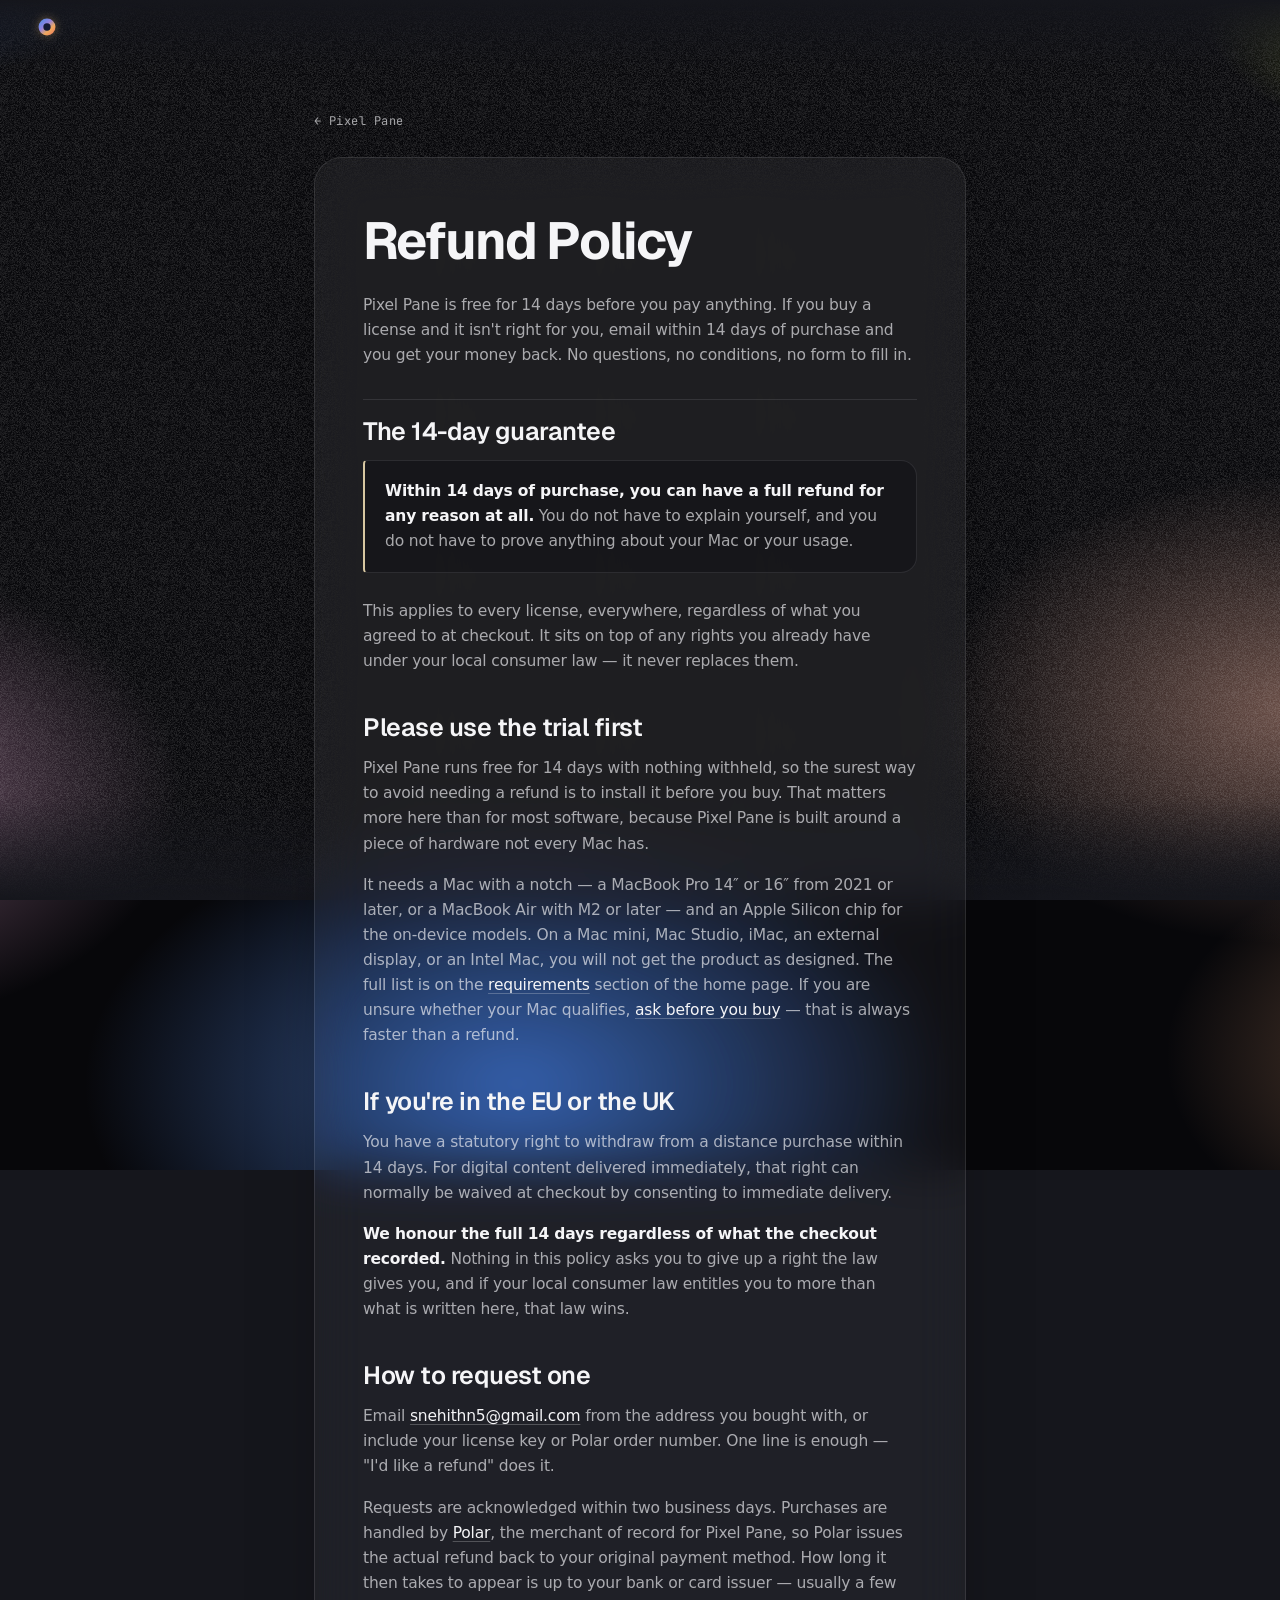
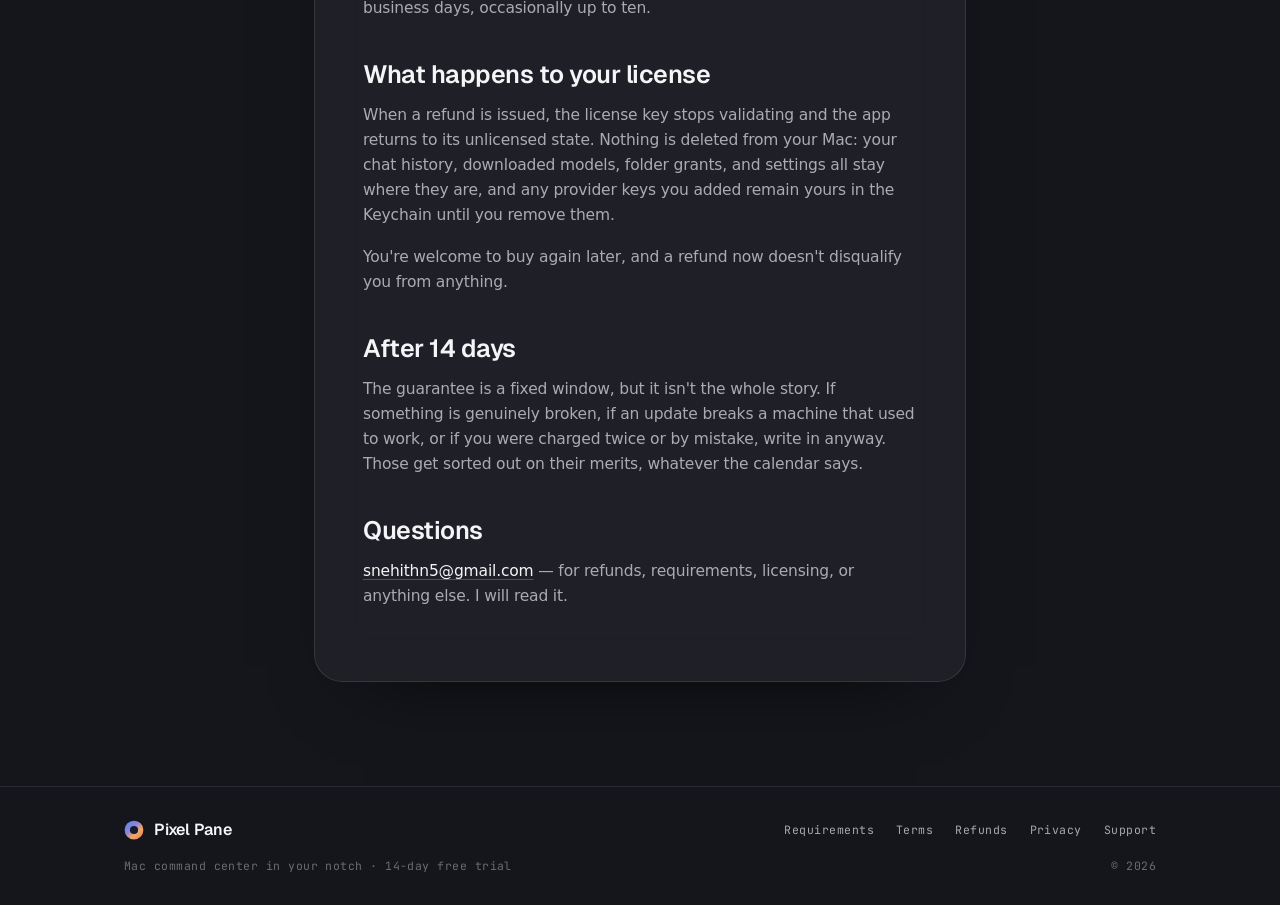
<file: refunds.html>
<!DOCTYPE html>
<html lang="en">
<head>
  <meta charset="UTF-8" />
  <meta name="viewport" content="width=device-width, initial-scale=1.0, viewport-fit=cover" />
  <meta name="theme-color" content="#15161c" />
  <meta name="color-scheme" content="dark" />
  <title>Refund Policy — Pixel Pane</title>
  <meta name="description" content="Pixel Pane's refund policy: 14 days, no questions asked, on top of a 14-day free trial." />
  <meta name="robots" content="index, follow" />

  <link rel="icon" href="assets/favicon.svg?v=7" type="image/svg+xml" />
  <link rel="apple-touch-icon" href="assets/app-icon.png?v=7" />
  <link rel="preconnect" href="https://fonts.googleapis.com" />
  <link rel="preconnect" href="https://fonts.gstatic.com" crossorigin />
  <link href="https://fonts.googleapis.com/css2?family=Geist:wght@400;500;600;700&family=JetBrains+Mono:wght@400;500&display=swap" rel="stylesheet" />
  <link rel="stylesheet" href="styles.css?v=38" />
</head>
<body>
  <div class="frame" aria-hidden="true">
    <span class="frame-line frame-line--left"></span>
    <span class="frame-line frame-line--right"></span>
  </div>

  <header class="site-header">
    <a class="wordmark" href="index.html" aria-label="Pixel Pane home">
      <span class="wordmark-mark" aria-hidden="true">
        <svg viewBox="0 0 64 64" width="18" height="18" fill="none">
          <defs><linearGradient id="pp-wm" x1="8%" y1="4%" x2="92%" y2="96%"><stop offset="0" stop-color="#4f8ce6"/><stop offset=".38" stop-color="#9182dd"/><stop offset=".68" stop-color="#f0a95e"/><stop offset="1" stop-color="#ef7a5c"/></linearGradient></defs>
          <circle cx="32" cy="32" r="30" fill="url(#pp-wm)" />
          <circle cx="32" cy="32" r="13" fill="#141a33" />
        </svg>
      </span>
    </a>
  </header>

  <main class="legal">
    <a class="legal-back" href="index.html">← Pixel Pane</a>

    <article class="legal-card">
      <h1 class="legal-title">Refund Policy</h1>

      <p class="legal-lede">
        Pixel Pane is free for 14 days before you pay anything. If you buy a
        license and it isn't right for you, email within 14 days of purchase and
        you get your money back. No questions, no conditions, no form to fill in.
      </p>

      <h2>The 14-day guarantee</h2>
      <div class="legal-note">
        <p>
          <strong>Within 14 days of purchase, you can have a full refund for any
          reason at all.</strong> You do not have to explain yourself, and you do
          not have to prove anything about your Mac or your usage.
        </p>
      </div>
      <p>
        This applies to every license, everywhere, regardless of what you agreed
        to at checkout. It sits on top of any rights you already have under your
        local consumer law — it never replaces them.
      </p>

      <h2>Please use the trial first</h2>
      <p>
        Pixel Pane runs free for 14 days with nothing withheld, so the surest way
        to avoid needing a refund is to install it before you buy. That matters
        more here than for most software, because Pixel Pane is built around a
        piece of hardware not every Mac has.
      </p>
      <p>
        It needs a Mac with a notch — a MacBook Pro 14″ or 16″ from 2021 or
        later, or a MacBook Air with M2 or later — and an Apple Silicon chip for
        the on-device models. On a Mac mini, Mac Studio, iMac, an external
        display, or an Intel Mac, you will not get the product as designed. The
        full list is on the
        <a href="index.html#requirements">requirements</a> section of the home
        page. If you are unsure whether your Mac qualifies,
        <a href="mailto:snehithn5@gmail.com">ask before you buy</a> — that is
        always faster than a refund.
      </p>

      <h2>If you're in the EU or the UK</h2>
      <p>
        You have a statutory right to withdraw from a distance purchase within 14
        days. For digital content delivered immediately, that right can normally
        be waived at checkout by consenting to immediate delivery.
      </p>
      <p>
        <strong>We honour the full 14 days regardless of what the checkout
        recorded.</strong> Nothing in this policy asks you to give up a right the
        law gives you, and if your local consumer law entitles you to more than
        what is written here, that law wins.
      </p>

      <h2>How to request one</h2>
      <p>
        Email <a href="mailto:snehithn5@gmail.com">snehithn5@gmail.com</a> from
        the address you bought with, or include your license key or Polar order
        number. One line is enough — "I'd like a refund" does it.
      </p>
      <p>
        Requests are acknowledged within two business days. Purchases are handled
        by <a href="https://polar.sh" rel="noopener">Polar</a>, the merchant of
        record for Pixel Pane, so Polar issues the actual refund back to your
        original payment method. How long it then takes to appear is up to your
        bank or card issuer — usually a few business days, occasionally up to ten.
      </p>

      <h2>What happens to your license</h2>
      <p>
        When a refund is issued, the license key stops validating and the app
        returns to its unlicensed state. Nothing is deleted from your Mac: your
        chat history, downloaded models, folder grants, and settings all stay
        where they are, and any provider keys you added remain yours in the
        Keychain until you remove them.
      </p>
      <p>
        You're welcome to buy again later, and a refund now doesn't disqualify
        you from anything.
      </p>

      <h2>After 14 days</h2>
      <p>
        The guarantee is a fixed window, but it isn't the whole story. If
        something is genuinely broken, if an update breaks a machine that used to
        work, or if you were charged twice or by mistake, write in anyway. Those
        get sorted out on their merits, whatever the calendar says.
      </p>

      <h2>Questions</h2>
      <p>
        <a href="mailto:snehithn5@gmail.com">snehithn5@gmail.com</a> — for
        refunds, requirements, licensing, or anything else. I will read it.
      </p>
    </article>
  </main>

  <footer class="site-footer">
    <div class="footer-inner">
      <div class="footer-row">
        <span class="footer-mark">
          <svg viewBox="0 0 64 64" fill="none" aria-hidden="true">
            <defs><linearGradient id="pp-ft" x1="8%" y1="4%" x2="92%" y2="96%"><stop offset="0" stop-color="#4f8ce6"/><stop offset=".38" stop-color="#9182dd"/><stop offset=".68" stop-color="#f0a95e"/><stop offset="1" stop-color="#ef7a5c"/></linearGradient></defs>
            <circle cx="32" cy="32" r="30" fill="url(#pp-ft)" />
            <circle cx="32" cy="32" r="13" fill="#141a33" />
          </svg>
          Pixel Pane
        </span>
        <nav class="footer-nav" aria-label="Legal and support">
          <a href="index.html#requirements">Requirements</a>
          <a href="terms.html">Terms</a>
          <a href="refunds.html">Refunds</a>
          <a href="privacy.html">Privacy</a>
          <a href="support.html">Support</a>
        </nav>
      </div>
      <div class="footer-row">
        <span class="footer-note">Mac command center in your notch · 14-day free trial</span>
        <span class="footer-year">© 2026</span>
      </div>
    </div>
  </footer>
</body>
</html>
</file>
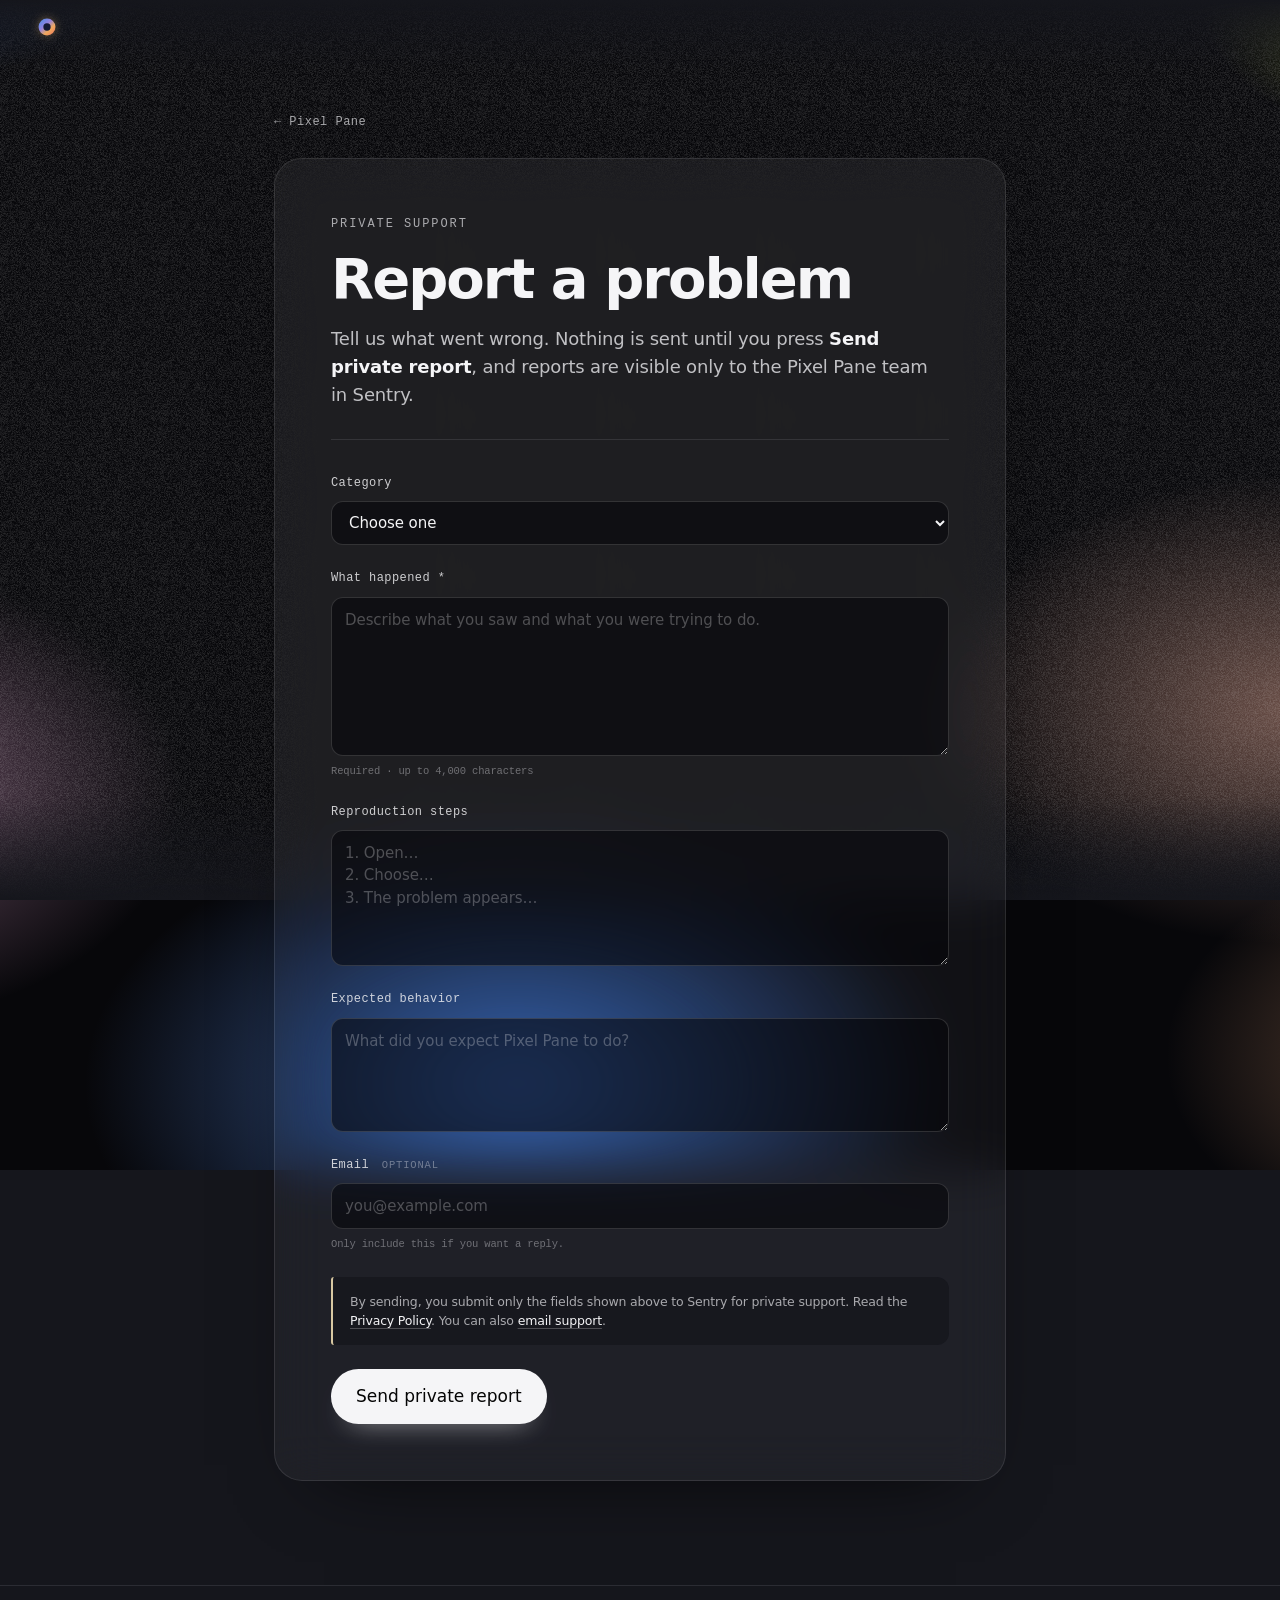
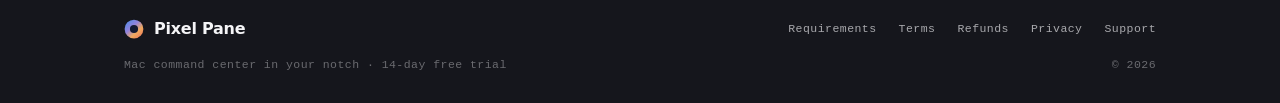
<file: support.html>
<!DOCTYPE html>
<html lang="en">
<head>
  <meta charset="UTF-8" />
  <meta name="viewport" content="width=device-width, initial-scale=1.0, viewport-fit=cover" />
  <meta name="theme-color" content="#15161c" />
  <meta name="color-scheme" content="dark" />
  <meta name="robots" content="index, follow" />
  <meta name="description" content="Send a private bug report to the Pixel Pane team. Nothing is submitted until you press Send." />
  <meta http-equiv="Content-Security-Policy" content="default-src 'none'; base-uri 'none'; form-action 'none'; frame-ancestors 'none'; object-src 'none'; script-src 'self' https://browser.sentry-cdn.com; style-src 'self'; img-src 'self' data:; font-src 'self'; connect-src https://*.ingest.sentry.io https://*.ingest.us.sentry.io https://*.ingest.de.sentry.io; frame-src 'none'; worker-src 'none'; media-src 'none'; manifest-src 'none'" />
  <title>Report a Problem — Pixel Pane</title>

  <link rel="icon" href="assets/favicon.svg?v=7" type="image/svg+xml" />
  <link rel="apple-touch-icon" href="assets/app-icon.png?v=7" />
  <link rel="stylesheet" href="styles.css?v=39" />

  <script defer src="support-core.js?v=1"></script>
  <script defer src="support-config.js?v=1"></script>
  <script defer src="support.js?v=1"></script>
</head>
<body>
  <div class="frame" aria-hidden="true">
    <span class="frame-line frame-line--left"></span>
    <span class="frame-line frame-line--right"></span>
  </div>

  <header class="site-header">
    <a class="wordmark" href="index.html" aria-label="Pixel Pane home">
      <span class="wordmark-mark" aria-hidden="true">
        <svg viewBox="0 0 64 64" width="18" height="18" fill="none">
          <defs><linearGradient id="pp-wm" x1="8%" y1="4%" x2="92%" y2="96%"><stop offset="0" stop-color="#4f8ce6"/><stop offset=".38" stop-color="#9182dd"/><stop offset=".68" stop-color="#f0a95e"/><stop offset="1" stop-color="#ef7a5c"/></linearGradient></defs>
          <circle cx="32" cy="32" r="30" fill="url(#pp-wm)" />
          <circle cx="32" cy="32" r="13" fill="#141a33" />
        </svg>
      </span>
    </a>
  </header>

  <main class="support-page">
    <a class="legal-back" href="index.html">← Pixel Pane</a>

    <article class="support-card">
      <header class="support-intro">
        <p class="eyebrow">Private support</p>
        <h1>Report a problem</h1>
        <p>
          Tell us what went wrong. Nothing is sent until you press
          <strong>Send private report</strong>, and reports are visible only to
          the Pixel Pane team in Sentry.
        </p>
      </header>

      <form id="supportForm" class="support-form">
        <div class="support-field">
          <label for="supportCategory">Category</label>
          <select id="supportCategory" name="category" required>
            <option value="" selected disabled>Choose one</option>
            <option>Crash</option>
            <option>Unexpected behavior</option>
            <option>AI/provider issue</option>
            <option>Other</option>
          </select>
        </div>

        <div class="support-field">
          <label for="supportHappened">What happened <span aria-hidden="true">*</span></label>
          <textarea id="supportHappened" name="happened" rows="6" maxlength="4000" required
            placeholder="Describe what you saw and what you were trying to do."></textarea>
          <span class="support-hint">Required · up to 4,000 characters</span>
        </div>

        <div class="support-field">
          <label for="supportReproduction">Reproduction steps</label>
          <textarea id="supportReproduction" name="reproduction" rows="5" maxlength="4000"
            placeholder="1. Open…&#10;2. Choose…&#10;3. The problem appears…"></textarea>
        </div>

        <div class="support-field">
          <label for="supportExpected">Expected behavior</label>
          <textarea id="supportExpected" name="expected" rows="4" maxlength="2000"
            placeholder="What did you expect Pixel Pane to do?"></textarea>
        </div>

        <div class="support-field">
          <label for="supportEmail">Email <span class="support-optional">optional</span></label>
          <input id="supportEmail" name="email" type="email" inputmode="email"
            autocomplete="email" maxlength="254" placeholder="you@example.com" />
          <span class="support-hint">Only include this if you want a reply.</span>
        </div>

        <div class="support-honeypot" aria-hidden="true">
          <label for="supportWebsite">Website</label>
          <input id="supportWebsite" name="website" type="text" tabindex="-1" autocomplete="off" />
        </div>

        <section id="supportDiagnostics" class="support-diagnostics" hidden>
          <div class="support-diagnostics-heading">
            <div>
              <h2>Diagnostics from the app</h2>
              <p>These safe fields are editable. They contain no chats, files, logs, paths, model names, or keys.</p>
            </div>
            <button id="removeDiagnostics" class="support-remove" type="button">Remove all</button>
          </div>
          <div id="supportDiagnosticsList" class="support-diagnostics-list"></div>
        </section>

        <div class="support-consent">
          <p>
            By sending, you submit only the fields shown above to Sentry for
            private support. Read the <a href="privacy.html">Privacy Policy</a>.
            You can also <a href="mailto:snehithn5@gmail.com">email support</a>.
          </p>
        </div>

        <div class="support-actions">
          <button id="supportSend" class="btn btn--primary support-submit" type="submit">
            Send private report
          </button>
          <p id="supportStatus" class="support-status" role="status" aria-live="polite"></p>
        </div>
      </form>
    </article>
  </main>

  <footer class="site-footer">
    <div class="footer-inner">
      <div class="footer-row">
        <span class="footer-mark">
          <svg viewBox="0 0 64 64" fill="none" aria-hidden="true">
            <defs><linearGradient id="pp-ft" x1="8%" y1="4%" x2="92%" y2="96%"><stop offset="0" stop-color="#4f8ce6"/><stop offset=".38" stop-color="#9182dd"/><stop offset=".68" stop-color="#f0a95e"/><stop offset="1" stop-color="#ef7a5c"/></linearGradient></defs>
            <circle cx="32" cy="32" r="30" fill="url(#pp-ft)" />
            <circle cx="32" cy="32" r="13" fill="#141a33" />
          </svg>
          Pixel Pane
        </span>
        <nav class="footer-nav" aria-label="Legal and support">
          <a href="index.html#requirements">Requirements</a>
          <a href="terms.html">Terms</a>
          <a href="refunds.html">Refunds</a>
          <a href="privacy.html">Privacy</a>
          <a href="support.html" aria-current="page">Support</a>
        </nav>
      </div>
      <div class="footer-row">
        <span class="footer-note">Mac command center in your notch · 14-day free trial</span>
        <span class="footer-year">© 2026</span>
      </div>
    </div>
  </footer>
</body>
</html>
</file>
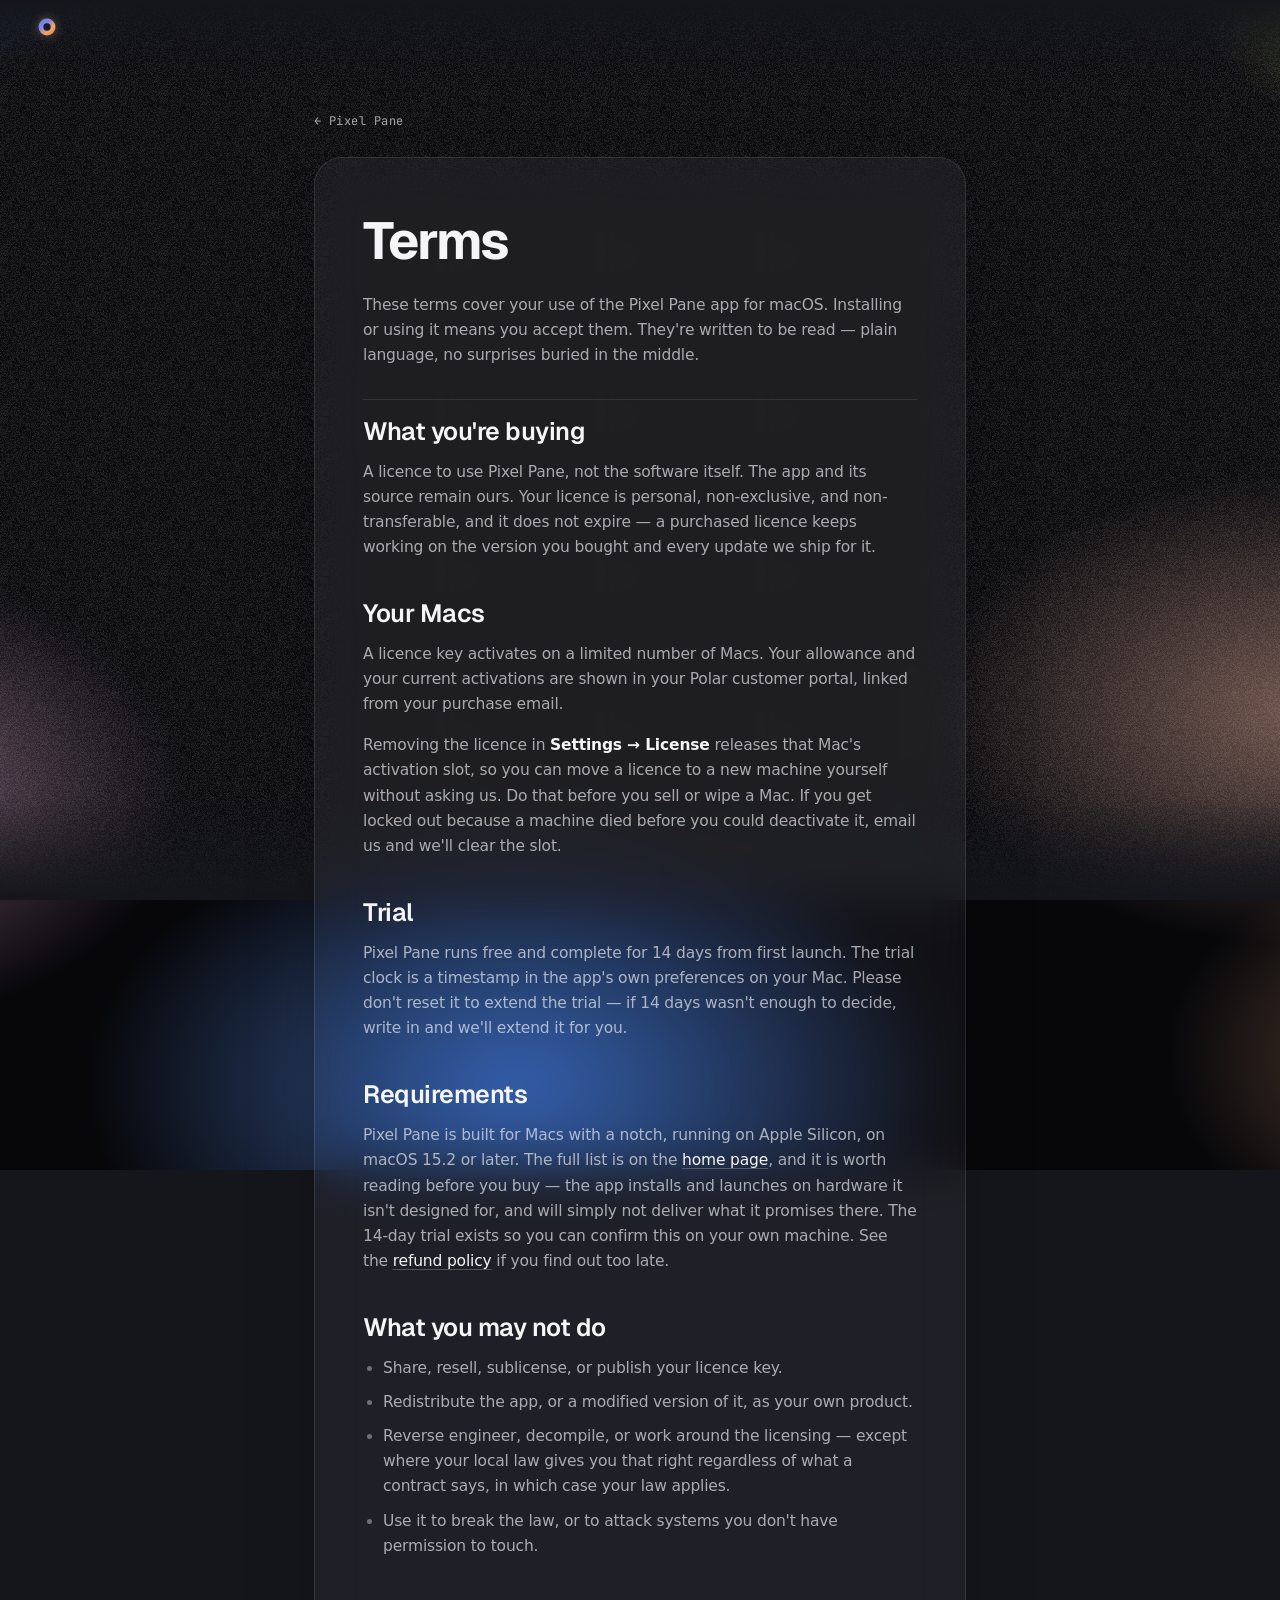
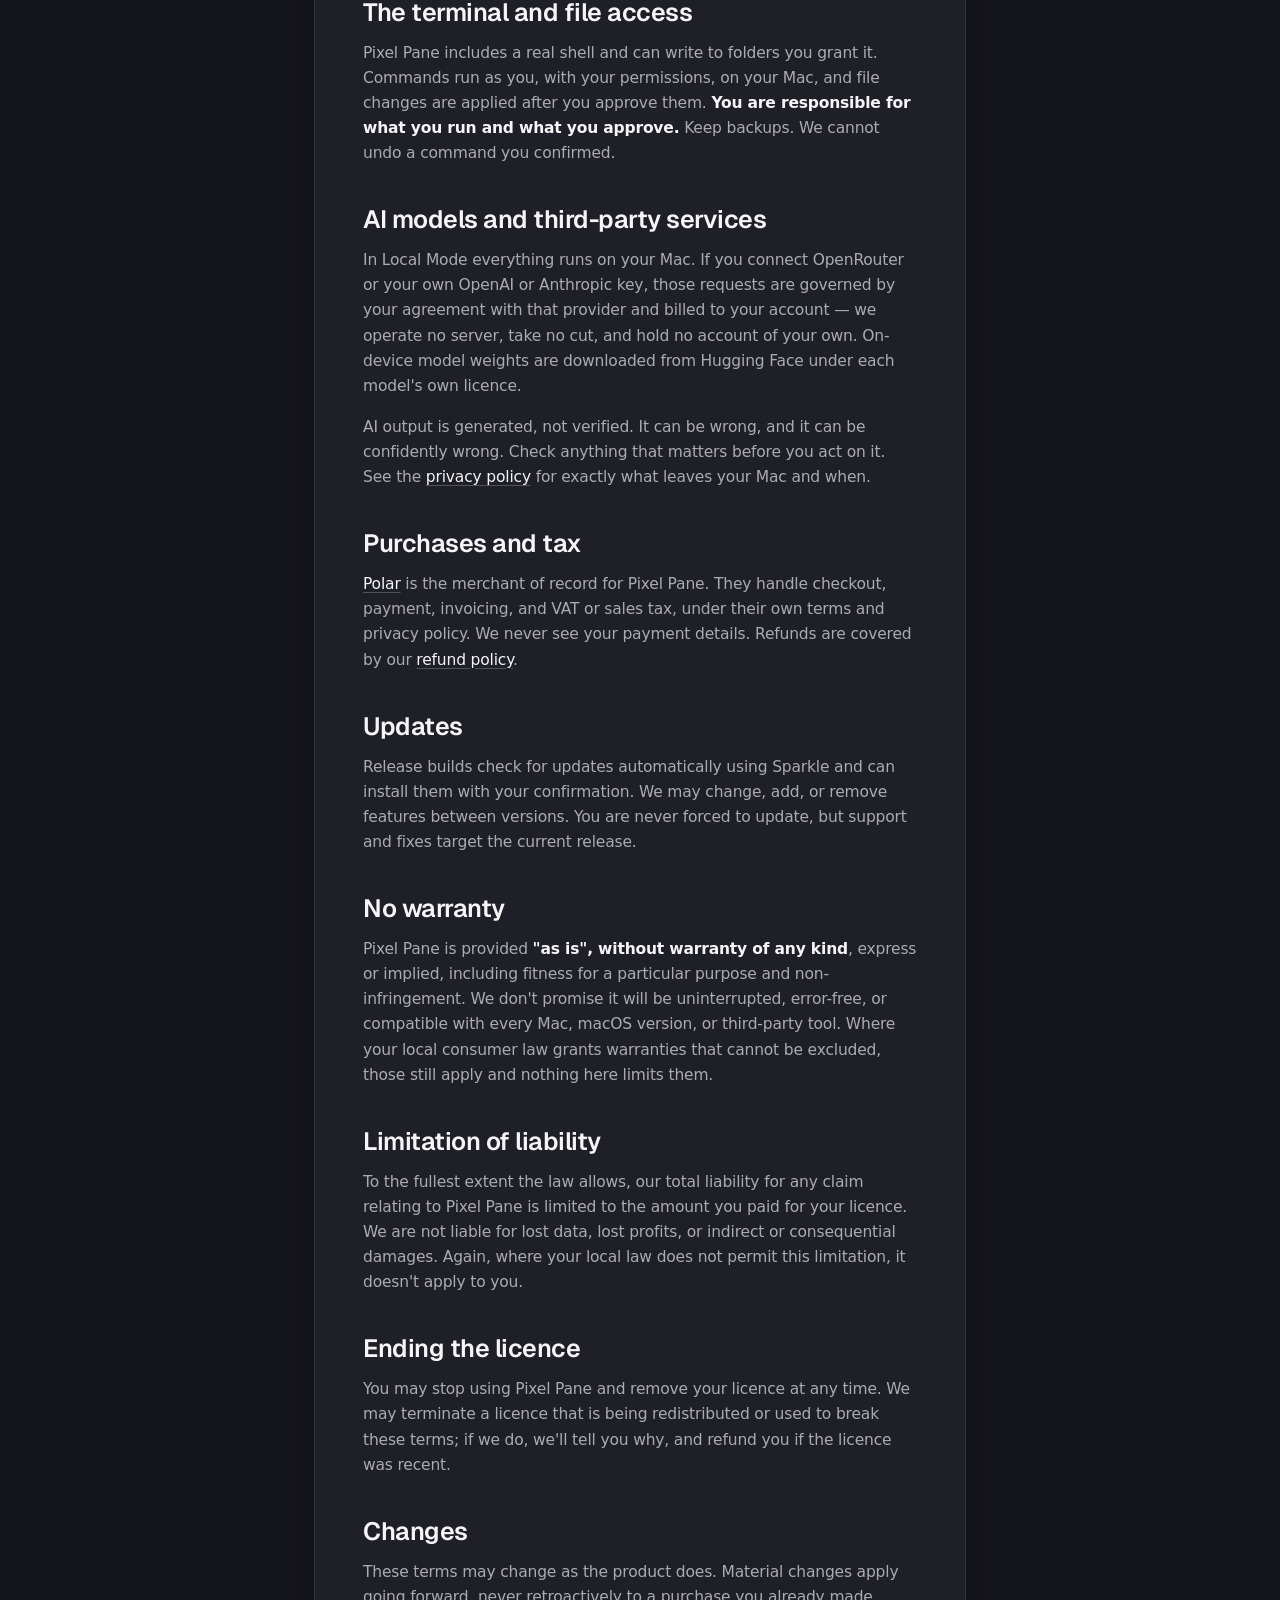
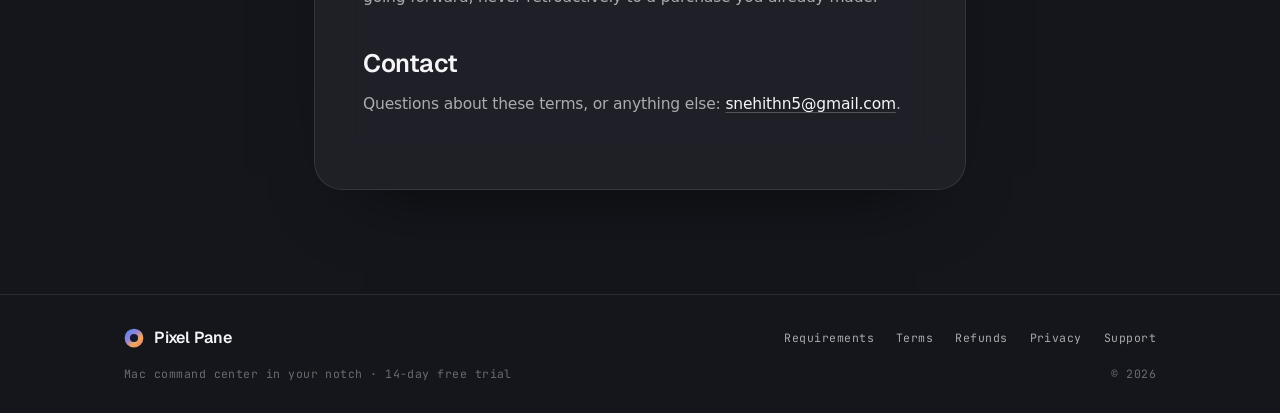
<file: terms.html>
<!DOCTYPE html>
<html lang="en">
<head>
  <meta charset="UTF-8" />
  <meta name="viewport" content="width=device-width, initial-scale=1.0, viewport-fit=cover" />
  <meta name="theme-color" content="#15161c" />
  <meta name="color-scheme" content="dark" />
  <title>Terms — Pixel Pane</title>
  <meta name="description" content="The licence terms for Pixel Pane: what you may do with the app, what it requires, and what is and isn't promised." />
  <meta name="robots" content="index, follow" />

  <link rel="icon" href="assets/favicon.svg?v=7" type="image/svg+xml" />
  <link rel="apple-touch-icon" href="assets/app-icon.png?v=7" />
  <link rel="preconnect" href="https://fonts.googleapis.com" />
  <link rel="preconnect" href="https://fonts.gstatic.com" crossorigin />
  <link href="https://fonts.googleapis.com/css2?family=Geist:wght@400;500;600;700&family=JetBrains+Mono:wght@400;500&display=swap" rel="stylesheet" />
  <link rel="stylesheet" href="styles.css?v=38" />
</head>
<body>
  <div class="frame" aria-hidden="true">
    <span class="frame-line frame-line--left"></span>
    <span class="frame-line frame-line--right"></span>
  </div>

  <header class="site-header">
    <a class="wordmark" href="index.html" aria-label="Pixel Pane home">
      <span class="wordmark-mark" aria-hidden="true">
        <svg viewBox="0 0 64 64" width="18" height="18" fill="none">
          <defs><linearGradient id="pp-wm" x1="8%" y1="4%" x2="92%" y2="96%"><stop offset="0" stop-color="#4f8ce6"/><stop offset=".38" stop-color="#9182dd"/><stop offset=".68" stop-color="#f0a95e"/><stop offset="1" stop-color="#ef7a5c"/></linearGradient></defs>
          <circle cx="32" cy="32" r="30" fill="url(#pp-wm)" />
          <circle cx="32" cy="32" r="13" fill="#141a33" />
        </svg>
      </span>
    </a>
  </header>

  <main class="legal">
    <a class="legal-back" href="index.html">← Pixel Pane</a>

    <article class="legal-card">
      <h1 class="legal-title">Terms</h1>

      <p class="legal-lede">
        These terms cover your use of the Pixel Pane app for macOS. Installing or
        using it means you accept them. They're written to be read — plain
        language, no surprises buried in the middle.
      </p>

      <h2>What you're buying</h2>
      <p>
        A licence to use Pixel Pane, not the software itself. The app and its
        source remain ours. Your licence is personal, non-exclusive, and
        non-transferable, and it does not expire — a purchased licence keeps
        working on the version you bought and every update we ship for it.
      </p>

      <h2>Your Macs</h2>
      <p>
        A licence key activates on a limited number of Macs. Your allowance and
        your current activations are shown in your Polar customer portal, linked
        from your purchase email.
      </p>
      <p>
        Removing the licence in <strong>Settings → License</strong> releases that
        Mac's activation slot, so you can move a licence to a new machine
        yourself without asking us. Do that before you sell or wipe a Mac. If you
        get locked out because a machine died before you could deactivate it,
        email us and we'll clear the slot.
      </p>

      <h2>Trial</h2>
      <p>
        Pixel Pane runs free and complete for 14 days from first launch. The
        trial clock is a timestamp in the app's own preferences on your Mac.
        Please don't reset it to extend the trial — if 14 days wasn't enough to
        decide, write in and we'll extend it for you.
      </p>

      <h2>Requirements</h2>
      <p>
        Pixel Pane is built for Macs with a notch, running on Apple Silicon, on
        macOS 15.2 or later. The full list is on the
        <a href="index.html#requirements">home page</a>, and it is worth reading
        before you buy — the app installs and launches on hardware it isn't
        designed for, and will simply not deliver what it promises there. The
        14-day trial exists so you can confirm this on your own machine. See the
        <a href="refunds.html">refund policy</a> if you find out too late.
      </p>

      <h2>What you may not do</h2>
      <ul>
        <li>Share, resell, sublicense, or publish your licence key.</li>
        <li>
          Redistribute the app, or a modified version of it, as your own product.
        </li>
        <li>
          Reverse engineer, decompile, or work around the licensing — except
          where your local law gives you that right regardless of what a contract
          says, in which case your law applies.
        </li>
        <li>Use it to break the law, or to attack systems you don't have permission to touch.</li>
      </ul>

      <h2>The terminal and file access</h2>
      <p>
        Pixel Pane includes a real shell and can write to folders you grant it.
        Commands run as you, with your permissions, on your Mac, and file changes
        are applied after you approve them. <strong>You are responsible for what
        you run and what you approve.</strong> Keep backups. We cannot undo a
        command you confirmed.
      </p>

      <h2>AI models and third-party services</h2>
      <p>
        In Local Mode everything runs on your Mac. If you connect OpenRouter or
        your own OpenAI or Anthropic key, those requests are governed by your
        agreement with that provider and billed to your account — we operate no
        server, take no cut, and hold no account of your own. On-device model
        weights are downloaded from Hugging Face under each model's own licence.
      </p>
      <p>
        AI output is generated, not verified. It can be wrong, and it can be
        confidently wrong. Check anything that matters before you act on it. See
        the <a href="privacy.html">privacy policy</a> for exactly what leaves
        your Mac and when.
      </p>

      <h2>Purchases and tax</h2>
      <p>
        <a href="https://polar.sh" rel="noopener">Polar</a> is the merchant of
        record for Pixel Pane. They handle checkout, payment, invoicing, and VAT
        or sales tax, under their own terms and privacy policy. We never see your
        payment details. Refunds are covered by our
        <a href="refunds.html">refund policy</a>.
      </p>

      <h2>Updates</h2>
      <p>
        Release builds check for updates automatically using Sparkle and can
        install them with your confirmation. We may change, add, or remove
        features between versions. You are never forced to update, but support
        and fixes target the current release.
      </p>

      <h2>No warranty</h2>
      <p>
        Pixel Pane is provided <strong>"as is", without warranty of any
        kind</strong>, express or implied, including fitness for a particular
        purpose and non-infringement. We don't promise it will be uninterrupted,
        error-free, or compatible with every Mac, macOS version, or third-party
        tool. Where your local consumer law grants warranties that cannot be
        excluded, those still apply and nothing here limits them.
      </p>

      <h2>Limitation of liability</h2>
      <p>
        To the fullest extent the law allows, our total liability for any claim
        relating to Pixel Pane is limited to the amount you paid for your
        licence. We are not liable for lost data, lost profits, or indirect or
        consequential damages. Again, where your local law does not permit this
        limitation, it doesn't apply to you.
      </p>

      <h2>Ending the licence</h2>
      <p>
        You may stop using Pixel Pane and remove your licence at any time. We may
        terminate a licence that is being redistributed or used to break these
        terms; if we do, we'll tell you why, and refund you if the licence was
        recent.
      </p>

      <h2>Changes</h2>
      <p>
        These terms may change as the product does. Material changes apply going
        forward, never retroactively to a purchase you already made.
      </p>

      <h2>Contact</h2>
      <p>
        Questions about these terms, or anything else:
        <a href="mailto:snehithn5@gmail.com">snehithn5@gmail.com</a>.
      </p>
    </article>
  </main>

  <footer class="site-footer">
    <div class="footer-inner">
      <div class="footer-row">
        <span class="footer-mark">
          <svg viewBox="0 0 64 64" fill="none" aria-hidden="true">
            <defs><linearGradient id="pp-ft" x1="8%" y1="4%" x2="92%" y2="96%"><stop offset="0" stop-color="#4f8ce6"/><stop offset=".38" stop-color="#9182dd"/><stop offset=".68" stop-color="#f0a95e"/><stop offset="1" stop-color="#ef7a5c"/></linearGradient></defs>
            <circle cx="32" cy="32" r="30" fill="url(#pp-ft)" />
            <circle cx="32" cy="32" r="13" fill="#141a33" />
          </svg>
          Pixel Pane
        </span>
        <nav class="footer-nav" aria-label="Legal and support">
          <a href="index.html#requirements">Requirements</a>
          <a href="terms.html">Terms</a>
          <a href="refunds.html">Refunds</a>
          <a href="privacy.html">Privacy</a>
          <a href="support.html">Support</a>
        </nav>
      </div>
      <div class="footer-row">
        <span class="footer-note">Mac command center in your notch · 14-day free trial</span>
        <span class="footer-year">© 2026</span>
      </div>
    </div>
  </footer>
</body>
</html>
</file>
<file: styles.css>
/* ============================================================
   Pixel Pane — site styles
   Palette: a grainy aurora over near-black, frosted glass panels,
   Apple-like off-white type, quiet warm accent.
   Type: system display/body · JetBrains Mono (micro-labels).
   ============================================================ */

:root {
  --ink:          #07070a;   /* page background — the aurora's floor */
  --ink-raised:   #0b0b0d;   /* faint raised surfaces      */

  /* The colour the page hands off to the browser's own chrome — iOS status
     bar and toolbar, Android address bar, overscroll gutters. Browsers paint
     those from theme-color (or from the html background colour), never from
     the fixed aurora, so the flat --ink used to read as hard black bars
     against a page whose real edges sit around #141416–#22252d. This tone
     splits that range; the edge fade below pulls the page's own top and
     bottom to meet it. Keep in sync with the theme-color meta in index.html. */
  --edge:         #15161c;
  --edge-clear:   rgba(21, 22, 28, 0);  /* --edge at zero alpha */
  --edge-fade-t:  72px;
  --edge-fade-b:  104px;
  --paper:        #f5f5f7;   /* primary text               */
  --beige:        #d7c7a1;   /* quiet product accent       */
  --beige-deep:   #b9a77d;
  --muted:        rgba(245, 245, 247, 0.66);
  --faint:        rgba(245, 245, 247, 0.38);
  --line:         rgba(245, 245, 247, 0.10);
  --line-strong:  rgba(245, 245, 247, 0.24);

  /* frosted panels floating on the aurora */
  --glass:        rgba(255, 255, 255, 0.045);
  --glass-edge:   rgba(255, 255, 255, 0.10);
  --lift:         0 34px 80px -50px rgba(0, 0, 0, 0.9);

  /* friendly warm accent set — used sparingly alongside the beige */
  --c-amber:      #e9b769;
  --c-coral:      #ec9a76;
  --c-rose:       #e087a2;
  --c-violet:     #a493d8;
  --c-teal:       #79c3c9;
  --grad-warm:    linear-gradient(100deg, #f2c67f, #ec9a76 52%, #e58fa6);

  --sans: -apple-system, BlinkMacSystemFont, "SF Pro Text", "Segoe UI",
          system-ui, Helvetica, Arial, sans-serif;
  --display: -apple-system, BlinkMacSystemFont, "SF Pro Display", "Geist", "Segoe UI", system-ui, Helvetica, Arial, sans-serif;
  --mono: "JetBrains Mono", ui-monospace, "SF Mono", Menlo, monospace;

  --maxw: 1160px;
  /* max() with the safe-area insets so a landscape notch or rounded corner
     never eats into the gutter. Both env() calls carry a 0px fallback so the
     whole declaration stays valid where env() is unknown. */
  --gutter: max(clamp(20px, 5vw, 64px),
                env(safe-area-inset-left, 0px),
                env(safe-area-inset-right, 0px));
  --ease: cubic-bezier(0.22, 1, 0.36, 1);
}

*, *::before, *::after { box-sizing: border-box; }

html {
  scroll-behavior: smooth;
  /* Rubber-band overscroll and any chrome that samples the document colour
     land on --edge rather than on the aurora's near-black floor. */
  background: var(--edge);
  color-scheme: dark;
}

body {
  margin: 0;
  background: var(--edge);
  color: var(--paper);
  font-family: var(--sans);
  font-size: 17px;
  line-height: 1.6;
  font-weight: 400;
  letter-spacing: -0.01em;
  -webkit-font-smoothing: antialiased;
  text-rendering: optimizeLegibility;
  overflow-x: hidden;
}

/* The aurora. Screen blending over near-black means overlapping blobs add
   light instead of muddying, which is what keeps the palette vivid on a dark
   ground. Colour is weighted to the edges so the middle band stays dark enough
   to read type against. Oversized and slowly drifting, so the blobs never
   settle into shapes you can read as fixed. */
body::before {
  content: "";
  position: fixed;
  inset: -30%;
  pointer-events: none;
  z-index: 0;
  background-color: var(--ink);
  background-image:
    radial-gradient(30% 26% at 12% 8%,  rgba(59, 111, 208, 0.72), transparent 64%),
    radial-gradient(26% 22% at 68% 4%,  rgba(242, 165, 92, 0.62), transparent 64%),
    radial-gradient(20% 18% at 90% 18%, rgba(199, 219, 74, 0.48), transparent 64%),
    radial-gradient(20% 18% at 98% 40%, rgba(239, 124, 96, 0.55), transparent 66%),
    radial-gradient(26% 24% at 82% 68%, rgba(244, 176, 152, 0.42), transparent 68%),
    radial-gradient(32% 28% at 44% 94%, rgba(74, 124, 210, 0.68), transparent 66%),
    radial-gradient(26% 24% at 10% 74%, rgba(228, 162, 206, 0.50), transparent 68%),
    radial-gradient(22% 24% at 2% 42%,  rgba(139, 122, 216, 0.50), transparent 64%),
    radial-gradient(24% 22% at 92% 92%, rgba(243, 170, 120, 0.42), transparent 68%);
  background-blend-mode: screen;
  animation: aurora-drift 68s ease-in-out infinite alternate;
}

@keyframes aurora-drift {
  from { transform: translate3d(-1.5%, -1%, 0) scale(1.02); }
  to   { transform: translate3d(1.5%, 1.5%, 0) scale(1.08); }
}

/* Film grain over the aurora but under the content (which sits at z-index 2),
   so the colour field stays dusty while type stays crisp.

   A baked tile rather than an inline feTurbulence SVG. The filter was
   rasterised by the browser, so how much light it added shifted between loads
   and between display scales — the page came up grey on some reloads and black
   on others. It also produced a solid mid-grey plane, so its opacity lifted
   every black on the page. The tile carries its noise in the alpha channel
   over white, which leaves black at black and only brightens the speckles. */
body::after {
  content: "";
  position: fixed;
  inset: 0;
  z-index: 1;
  pointer-events: none;
  /* Two edge fades ride in the same layer as the grain, above the aurora but
     below content, so the page's top and bottom settle onto --edge — the same
     colour the browser paints its status bar and toolbar with. Without them
     the aurora ran bright right up to the last pixel and the chrome met it
     with a hard line. Listed before the grain so the outermost pixels are
     exactly --edge, speckle-free, and so match the chrome exactly. */
  background-image:
    linear-gradient(to bottom, var(--edge), var(--edge-clear) var(--edge-fade-t)),
    linear-gradient(to top,    var(--edge), var(--edge-clear) var(--edge-fade-b)),
    url("assets/grain.png?v=1");
  background-size: 100% 100%, 100% 100%, 160px 160px;
  background-repeat: no-repeat, no-repeat, repeat;
}

/* Phone chrome takes a bigger bite than desktop, so give it a longer runway. */
@media (max-width: 720px) {
  :root {
    --edge-fade-t: 108px;
    --edge-fade-b: 148px;
  }
}

::selection {
  background: rgba(122, 166, 232, 0.32);
  color: #f5f5f7;
}

a { color: inherit; text-decoration: none; }
em { font-style: italic; }

/* ── structural frame ──────────────────────────────────────── */
.frame { position: fixed; inset: 0; pointer-events: none; z-index: 1; }
.frame-line {
  position: absolute;
  top: 0; bottom: 0;
  width: 1px;
  background: transparent;
}
.frame-line--left  { left: max(calc((100vw - var(--maxw)) / 2), var(--gutter)); }
.frame-line--right { right: max(calc((100vw - var(--maxw)) / 2), var(--gutter)); }
@media (max-width: 720px) { .frame { display: none; } }

/* ── shared layout ─────────────────────────────────────────── */
.site-header,
.hero,
.demo,
.features,
.how,
.principles,
.access,
.footer-inner {
  width: 100%;
  max-width: var(--maxw);
  margin-inline: auto;
  padding-inline: var(--gutter);
  position: relative;
  z-index: 2;
}

.rule {
  border: 0;
  height: 1px;
  background: var(--line);
  max-width: var(--maxw);
  margin: 0 auto;
  position: relative;
  z-index: 2;
}

/* ── micro-labels ──────────────────────────────────────────── */
.eyebrow {
  font-family: var(--mono);
  font-size: 12px;
  letter-spacing: 0.16em;
  text-transform: uppercase;
  color: var(--muted);
  margin: 0 0 22px;
  display: flex;
  align-items: center;
  gap: 10px;
}

/* ── header ────────────────────────────────────────────────── */
.site-header {
  display: flex;
  align-items: center;
  justify-content: space-between;
  max-width: none;
  padding-inline: max(clamp(18px, 3vw, 40px),
                      env(safe-area-inset-left, 0px),
                      env(safe-area-inset-right, 0px));
  /* viewport-fit=cover lets the page run under the notch/status bar; clear it. */
  padding-top: calc(18px + env(safe-area-inset-top, 0px));
  padding-bottom: 18px;
}
.wordmark { display: flex; align-items: center; gap: 0; }
.wordmark-mark { color: var(--paper); display: flex; }
.wordmark-mark svg { filter: drop-shadow(0 0 5px rgba(233,183,105,0.4)); }
.wordmark-text {
  font-family: var(--display);
  font-size: 19px;
  font-weight: 600;
  letter-spacing: 0;
}
.site-nav { display: flex; align-items: center; gap: 30px; }
.site-nav a {
  font-family: var(--mono);
  font-size: 12.5px;
  letter-spacing: 0.04em;
  color: var(--muted);
  transition: color 0.3s var(--ease);
}
.site-nav a:hover { color: var(--paper); }
.nav-cta {
  color: var(--paper) !important;
  border: 1px solid var(--line-strong);
  padding: 8px 16px;
  border-radius: 999px;
  transition: border-color 0.3s var(--ease), background 0.3s var(--ease);
}
.nav-cta:hover { border-color: rgba(245,245,247,0.42); background: rgba(245,245,247,0.08); }
@media (max-width: 600px) {
  .site-nav a:not(.nav-cta) { display: none; }
}

/* ── buttons ───────────────────────────────────────────────── */
.btn {
  display: inline-flex;
  align-items: center;
  justify-content: center;
  font-family: var(--mono);
  font-size: 13px;
  letter-spacing: 0;
  padding: 13px 24px;
  border-radius: 999px;
  border: 1px solid transparent;
  transition: transform 0.3s var(--ease), background 0.3s var(--ease),
              border-color 0.3s var(--ease), color 0.3s var(--ease);
  white-space: nowrap;
}
.btn:hover { transform: translateY(-2px); }
button.btn { cursor: pointer; font: inherit; -webkit-appearance: none; appearance: none; }
button.btn.btn--lg { font-family: var(--mono); font-size: 14px; }
.btn.is-copied { background: var(--paper); transform: none; }
.btn--primary {
  background: var(--paper);
  color: #050505;
  font-weight: 600;
  box-shadow: 0 14px 28px -18px rgba(245,245,247,0.7);
}
.btn--primary:hover { filter: brightness(0.96); box-shadow: 0 18px 34px -20px rgba(245,245,247,0.78); }
.btn--ghost {
  border-color: var(--line-strong);
  color: var(--paper);
}
.btn--ghost:hover { border-color: rgba(245,245,247,0.42); background: rgba(245,245,247,0.07); }
.btn--lg { padding: 17px 34px; font-size: 14px; }
/* Download + Buy sit side by side, stacking on narrow screens rather than
   letting the two long labels overflow the card. */
.access-actions {
  display: flex;
  flex-wrap: wrap;
  gap: 12px;
  justify-content: center;
  align-items: center;
}
.btn-was {
  opacity: 0.55;
  margin-left: 7px;
  text-decoration-thickness: 1px;
}
@media (max-width: 560px) {
  .access-actions, .hero-actions { flex-direction: column; align-items: stretch; }
  .access-actions .btn, .hero-actions .btn { width: 100%; }
}

/* ════════════════════════════ HERO ════════════════════════ */
.hero {
  padding-top: clamp(28px, 5vw, 46px);
  padding-bottom: clamp(18px, 4vw, 30px);
}
.hero-copy {
  max-width: 980px;
  margin-inline: auto;
  text-align: center;
}
.hero-title {
  font-family: var(--display);
  font-weight: 600;
  font-size: clamp(48px, 6.7vw, 82px);
  line-height: 0.98;
  letter-spacing: -0.035em;
  margin: 0 0 18px;
}
/* The title arrives the way the product does: a centred sliver the width of a
   closed notch, springing open to full width on the same curve as `.notch` —
   drawn out here so it reads as a deliberate reveal rather than a flicker.
   Gated on `.js` so the no-JS fallback just renders the title. The insets stay
   negative on the vertical axis — line-height is 0.98, so a 0 inset would
   shave the tops and bottoms of the glyphs. */
.js .hero-title {
  animation: title-open 1.6s cubic-bezier(0.32, 1.28, 0.5, 1) 0.15s both;
}
@keyframes title-open {
  from {
    clip-path: inset(-30% 42% -30% 42% round 22px);
    opacity: 0;
  }
  to {
    clip-path: inset(-30% -2% -30% -2% round 0);
    opacity: 1;
  }
}
@media (prefers-reduced-motion: reduce) {
  .js .hero-title { animation: none; }
  body::before { animation: none; }
}

.hero-title em {
  font-style: normal;
  background: var(--grad-warm);
  -webkit-background-clip: text; background-clip: text;
  -webkit-text-fill-color: transparent; color: transparent;
}
.hero-sub {
  font-size: clamp(18px, 2.1vw, 24px);
  line-height: 1.2;
  color: var(--muted);
  max-width: 560px;
  margin: 0 auto 26px;
}
.hero-actions { display: flex; flex-wrap: wrap; justify-content: center; gap: 14px; }

/* The hardware constraints, riding directly under the hero's Buy button. Quiet
   enough not to compete with the CTA, present enough that nobody reaches the
   checkout without having read them. */
.hero-fineprint {
  font-family: var(--mono);
  font-size: 12px;
  letter-spacing: 0.02em;
  line-height: 1.5;
  color: rgba(245,245,247,0.56);
  max-width: 46ch;
  margin: 20px auto 0;
}
.hero-fineprint a {
  color: rgba(245,245,247,0.72);
  text-decoration: underline;
  text-underline-offset: 3px;
  transition: color 0.3s var(--ease);
}
.hero-fineprint a:hover { color: var(--paper); }


/* ════════════════════════ HOW IT WORKS ════════════════════ */
.section-head { max-width: 760px; margin-bottom: clamp(28px, 5vw, 56px); }
.how, .principles, .access { padding-top: clamp(72px, 11vw, 130px); padding-bottom: clamp(72px, 11vw, 130px); }
.section-title {
  font-family: var(--display);
  font-weight: 600;
  font-size: clamp(32px, 4.6vw, 52px);
  line-height: 1.08;
  letter-spacing: -0.025em;
  margin: 0 0 22px;
}
.section-lede {
  color: var(--muted);
  font-size: clamp(16px, 2vw, 19px);
  max-width: 56ch;
  margin: 0;
}

.features {
  padding-top: clamp(30px, 5vw, 58px);
  padding-bottom: clamp(30px, 5vw, 58px);
}
.feature-strip {
  list-style: none;
  margin: 0;
  padding: 0;
  display: grid;
  /* Three across, two down. The descriptions carry real detail about what the
     app does — this is the only section that explains it — and five narrow
     columns left them too cramped to read. */
  grid-template-columns: repeat(3, minmax(0, 1fr));
  /* Smoked glass rather than a bare row between hairlines: against the aurora
     the strip needs a surface of its own to sit on. */
  border: 1px solid var(--glass-edge);
  border-radius: 22px;
  background: var(--glass);
  -webkit-backdrop-filter: blur(24px) saturate(1.4);
  backdrop-filter: blur(24px) saturate(1.4);
  box-shadow: var(--lift);
  overflow: hidden;
}
.feature-strip li {
  min-width: 0;
  padding: 20px 22px;
  border-left: 1px solid var(--line);
}
.feature-strip li:nth-child(3n + 1) { border-left: 0; }
.feature-strip li:nth-child(n + 4) { border-top: 1px solid var(--line); }
.feature-strip strong {
  display: block;
  color: var(--paper);
  font-family: var(--mono);
  font-size: 12px;
  font-weight: 800;
  letter-spacing: 0.04em;
  margin-bottom: 7px;
}
.feature-strip span {
  display: block;
  color: var(--muted);
  font-size: 13.5px;
  line-height: 1.35;
}

/* Each breakpoint has to re-derive its own dividers: "starts a row" is a
   different set of cells at three columns than at two or one, so the 3n rules
   above are reset rather than inherited. */
@media (max-width: 820px) {
  .feature-strip { grid-template-columns: repeat(2, minmax(0, 1fr)); }
  .feature-strip li,
  .feature-strip li:nth-child(3n + 1) { border-left: 1px solid var(--line); border-top: 0; }
  .feature-strip li:nth-child(odd) { border-left: 0; }
  .feature-strip li:nth-child(n + 3) { border-top: 1px solid var(--line); }
}
@media (max-width: 520px) {
  .feature-strip { grid-template-columns: minmax(0, 1fr); }
  .feature-strip li,
  .feature-strip li:nth-child(3n + 1),
  .feature-strip li:nth-child(odd) { border-left: 0; }
  .feature-strip li:nth-child(n + 2) { border-top: 1px solid var(--line); }
}

.steps {
  list-style: none;
  margin: 0; padding: 0;
  display: grid;
  grid-template-columns: repeat(3, 1fr);
  gap: clamp(24px, 4vw, 56px);
}
.step { position: relative; padding-top: 30px; }
.step::before {
  content: "";
  position: absolute;
  top: 0; left: 0; right: 0;
  height: 1px;
  background: var(--line);
}
.step-index {
  font-family: var(--mono);
  font-size: 12px;
  letter-spacing: 0.1em;
  color: var(--beige);
}
.step-icon { position: relative; display: block; width: 76px; height: 76px; margin: 22px 0 24px; }
.step-icon::before {
  content: ""; position: absolute; inset: -16px; z-index: 0; border-radius: 50%;
  background: radial-gradient(circle, rgba(233,183,105,0.16), transparent 70%);
}
.step-icon .line-art { position: relative; z-index: 1; width: 100%; height: 100%; overflow: visible; }
.step-title {
  font-family: var(--display);
  font-weight: 600;
  font-size: 22px;
  letter-spacing: -0.02em;
  margin: 0 0 12px;
}
.step-body { color: var(--muted); font-size: 15.5px; line-height: 1.6; margin: 0; max-width: 34ch; }

/* give each step its own warm hue */
.step:nth-child(1) .step-index { color: var(--c-amber); }
.step:nth-child(2) .step-index { color: var(--c-coral); }
.step:nth-child(3) .step-index { color: var(--c-rose); }
.step:nth-child(2) .step-icon::before { background: radial-gradient(circle, rgba(236,154,118,0.16), transparent 70%); }
.step:nth-child(3) .step-icon::before { background: radial-gradient(circle, rgba(224,135,162,0.15), transparent 70%); }

@media (max-width: 760px) {
  .steps { grid-template-columns: 1fr; gap: 0; }
  .step { padding: 30px 0; }
}

/* ════════════════════════ PRINCIPLES ══════════════════════ */
.principles-grid {
  display: grid;
  grid-template-columns: 1fr 1fr;
  gap: clamp(40px, 6vw, 96px);
  align-items: start;
}
.principles-statement .btn { margin-top: 30px; }
.principles-list { list-style: none; margin: 0; padding: 0; }
.principle {
  display: flex;
  gap: 22px;
  padding: 26px 0;
  border-top: 1px solid var(--line);
}
.principle:last-child { border-bottom: 1px solid var(--line); }
.principle-no {
  font-family: var(--mono);
  font-size: 19px;
  font-weight: 500;
  text-transform: uppercase;
  letter-spacing: 0.08em;
  color: var(--beige);
  line-height: 1.25;
  flex: none;
  width: 56px;
}
.principle h3 {
  font-family: var(--display);
  font-weight: 600;
  font-size: 19px;
  letter-spacing: -0.015em;
  margin: 0 0 6px;
  line-height: 1.25;
}
.principle p { margin: 0; color: var(--muted); font-size: 15px; line-height: 1.55; }

@media (max-width: 820px) {
  .principles-grid { grid-template-columns: 1fr; }
}

/* ════════════════════════════ ACCESS ══════════════════════ */
/* No glow, vignette or line art behind this section any more: all three
   existed to give a flat black page some depth, and the aurora already does
   that. Stacked on top of it they read as clutter — and the curves ran
   straight through the buttons. The min-height went with them; it was
   reserving room for artwork that is no longer drawn, which left a screen of
   dead space around the CTA. */
.access {
  text-align: center;
  min-height: 0;
  display: grid;
  place-items: center;
}
/* The copy block becomes the surface instead, matching the feature strip. */
.access-copy {
  position: relative;
  max-width: 820px;
  margin: 0 auto;
  padding: clamp(38px, 6vw, 64px) clamp(24px, 4vw, 48px);
  border: 1px solid var(--glass-edge);
  border-radius: 28px;
  background: var(--glass);
  -webkit-backdrop-filter: blur(24px) saturate(1.4);
  backdrop-filter: blur(24px) saturate(1.4);
  box-shadow: var(--lift);
}
.access-title {
  font-family: var(--display);
  font-weight: 700;
  font-size: clamp(44px, 5.8vw, 72px);
  line-height: 0.98;
  letter-spacing: -0.035em;
  margin: 0 0 24px;
  white-space: nowrap;
}
.access-logo { display: flex; justify-content: center; margin-bottom: 26px; color: var(--paper); }
.access-logo svg {
  width: 56px;
  height: auto;
  filter:
    drop-shadow(0 0 12px rgba(233,183,105,0.65))
    drop-shadow(0 0 36px rgba(233,183,105,0.24));
}
.access .eyebrow {
  justify-content: center;
  color: rgba(245,245,247,0.78);
  font-weight: 700;
}
.access-sub {
  color: rgba(245,245,247,0.78);
  font-size: clamp(18px, 2.3vw, 22px);
  line-height: 1.35;
  max-width: 48ch;
  margin: 0 auto 38px;
}
.access-fineprint {
  color: rgba(245,245,247,0.6);
  font-family: var(--mono);
  font-size: 12px;
  letter-spacing: 0.02em;
  margin-top: 22px;
}
.access-fineprint a {
  color: rgba(245,245,247,0.68);
  text-decoration: underline;
  text-underline-offset: 3px;
}
.access-fineprint a:hover { color: var(--paper); }

/* ── requirements ──────────────────────────────────────────────
   Inside the purchase card, above the buttons. Left-aligned inside a
   centred card on purpose: these are read as facts, and centred prose at
   this length is hard to scan. Two columns so the block stays short enough
   that it never pushes the CTA out of view on a laptop. */
.requirements {
  display: grid;
  grid-template-columns: repeat(2, minmax(0, 1fr));
  margin: 0 0 34px;
  text-align: left;
  border: 1px solid var(--line);
  border-radius: 18px;
  background: rgba(10, 10, 12, 0.34);
  overflow: hidden;
}
/* Dividers drawn as real borders on the cells, the same way .feature-strip
   does it — a gap filled by the container's background would have shown
   through the translucent cells and lifted them off the card. */
.req {
  min-width: 0;
  padding: 16px 18px;
  border-left: 1px solid var(--line);
}
.req:nth-child(odd) { border-left: 0; }
.req:nth-child(n + 3) { border-top: 1px solid var(--line); }
.req dt {
  font-family: var(--mono);
  font-size: 11px;
  font-weight: 800;
  letter-spacing: 0.14em;
  text-transform: uppercase;
  color: var(--beige);
  margin-bottom: 7px;
}
.req dd {
  margin: 0;
  color: var(--muted);
  font-size: 13.5px;
  line-height: 1.45;
}
/* At one column "starts a row" is every cell, so the two-column rules above are
   re-derived rather than inherited. */
@media (max-width: 680px) {
  .requirements { grid-template-columns: minmax(0, 1fr); }
  .req,
  .req:nth-child(odd) { border-left: 0; }
  .req:nth-child(n + 2) { border-top: 1px solid var(--line); }
}

.access .btn--primary {
  background: linear-gradient(180deg, #ffffff, #e9e9ed);
  box-shadow:
    0 18px 32px -18px rgba(245,245,247,0.9),
    0 14px 38px -24px rgba(215,199,161,0.7);
}
.access .btn--ghost {
  color: rgba(245,245,247,0.92);
  background: rgba(255,255,255,0.035);
  border-color: rgba(245,245,247,0.24);
  -webkit-backdrop-filter: blur(14px) saturate(1.35);
  backdrop-filter: blur(14px) saturate(1.35);
}
.access .btn--ghost:hover {
  background: rgba(245,245,247,0.08);
  border-color: rgba(245,245,247,0.38);
}

@media (max-width: 680px) {
  .access {
    padding-top: 58px;
    padding-bottom: 58px;
  }
  .access-copy { padding-inline: 22px; }
  .access-title {
    font-size: clamp(34px, 9.5vw, 48px);
    white-space: normal;
  }
  .access-sub { font-size: 17px; }
}

/* ════════════════════════════ FOOTER ══════════════════════ */
.site-footer { border-top: 1px solid var(--line); position: relative; z-index: 2; }
.footer-inner {
  display: flex;
  align-items: center;
  justify-content: space-between;
  gap: 16px;
  padding-top: 30px;
  /* Keeps the last line clear of the home indicator / bottom toolbar. */
  padding-bottom: calc(30px + env(safe-area-inset-bottom, 0px));
  flex-wrap: wrap;
}
.footer-mark { display: inline-flex; align-items: center; gap: 10px;
  font-family: var(--display); font-size: 16px; font-weight: 600; letter-spacing: -0.015em; }
.footer-mark svg { width: 20px; height: auto; color: var(--paper); }
.footer-note, .footer-year {
  font-family: var(--mono);
  font-size: 11.5px;
  letter-spacing: 0.04em;
  color: var(--faint);
}

/* Two explicit rows — mark + legal nav on top, tagline + year beneath — rather
   than four siblings left to flex-wrap, which put the break wherever the
   viewport happened to run out. The legal links are the reason a paid product
   has a footer at all, so they share the wordmark's line instead of being
   appended to the tagline. */
.footer-inner { flex-direction: column; align-items: stretch; gap: 14px; }
.footer-row {
  display: flex;
  align-items: center;
  justify-content: space-between;
  gap: 16px 22px;
  flex-wrap: wrap;
}
.footer-nav {
  display: flex;
  flex-wrap: wrap;
  gap: 22px;
}
.footer-nav a {
  font-family: var(--mono);
  font-size: 11.5px;
  letter-spacing: 0.04em;
  color: var(--muted);
  transition: color 0.3s var(--ease);
}
.footer-nav a:hover { color: var(--paper); }
@media (max-width: 620px) {
  .footer-row { justify-content: flex-start; }
  .footer-nav { gap: 18px; }
}

/* ════════════════════════════ DEMO ════════════════════════ */
.demo { padding-top: 8px; padding-bottom: clamp(44px, 7vw, 88px); }

.stage {
  /* shared width for the expanded notch + its panel: stays clear of the
     stage's own border/gutter so the panel never kisses the frame */
  --panel-w: min(600px, calc(100vw - 2 * var(--gutter) - 48px));
  position: relative;
  width: min(1420px, calc(100vw - 2 * var(--gutter)));
  height: clamp(560px, 56vw, 720px);
  margin-top: 0;
  margin-left: 50%;
  transform: translateX(-50%);
  border-radius: 24px;
  border: 1px solid rgba(245,245,247,0.10);
  /* No bezel along the top: `.notch` is positioned against the padding box, so
     a top border draws a hairline straight across it and separates it from the
     screen edge. On a real Mac the notch reaches that edge. Dropping the top
     border makes the padding box start at the outer edge, so it does here too. */
  border-top: 0;
  overflow: hidden;
  /* Desktop wallpaper — a dusk gradient, lit from the top centre.
     That placement is the whole point: the notch and its expanded panel are
     near-black, and the previous wallpaper was darkest exactly where they sit,
     so the one thing this demo exists to show had no silhouette. Light pools
     behind the notch instead, then falls off to cool slate at the edges and
     near-black along the bottom, which keeps the dock and the desktop windows
     reading as objects on top of a surface rather than shapes in fog. Warm
     centre, so it still sits with the beige the rest of the site uses. */
  background:
    radial-gradient(44% 32% at 50% -8%, rgba(255, 233, 202, 0.52), transparent 64%),
    radial-gradient(66% 44% at 50% 1%, rgba(230, 160, 112, 0.34), transparent 66%),
    radial-gradient(70% 54% at 8% 18%, rgba(96, 92, 150, 0.30), transparent 66%),
    radial-gradient(68% 52% at 95% 24%, rgba(70, 116, 150, 0.28), transparent 66%),
    radial-gradient(86% 64% at 50% 114%, rgba(8, 10, 16, 0.94), transparent 64%),
    linear-gradient(176deg, #35302f 0%, #2a2a33 32%, #1d222c 60%, #12151c 80%, #0a0c11 100%);
  /* Gradients are positioned against the padding box by default but painted
     out to the border box, so the 1px semi-transparent border showed a
     *wrapped* copy of the gradient's opposite edge. With a top-lit wallpaper
     that put a bright warm hairline along the bottom edge, under the dock.
     Anchoring the gradient to the border box makes it continuous instead.
     Must stay after the `background` shorthand, which resets both. */
  background-origin: border-box;
  background-repeat: no-repeat;
  box-shadow:
    0 0 0 1px rgba(0,0,0,0.55),
    inset 0 1px 0 rgba(255,255,255,0.06),
    0 50px 90px -50px rgba(0,0,0,0.9),
    0 24px 80px -56px rgba(245,245,247,0.36);
}
@media (max-width: 560px) {
  .stage { height: 430px; }
  .desk-window { top: 84px; right: auto; left: 50%; transform: translateX(-42%); width: 78%; }
  .dw-bar { height: 30px; }
  .dw-body { min-height: 104px; padding: 18px 20px; }
  .dw-text { font-size: 17px; }
  .dock { gap: 7px; padding: 6px 8px; bottom: 12px; }
  .dock-app { width: 36px; height: 36px; border-radius: 9px; }
  .dock-sep { height: 30px; }
}

/* faux macOS menu bar for context */
.menubar {
  position: absolute; top: 0; left: 0; right: 0; height: 30px;
  display: flex; align-items: center; justify-content: space-between;
  padding: 0 15px;
  font-family: var(--sans); font-size: 11.5px; font-weight: 500;
  color: rgba(243,239,230,0.66);
  background: rgba(24,21,32,0.5);
  -webkit-backdrop-filter: blur(16px) saturate(1.4);
  backdrop-filter: blur(16px) saturate(1.4);
  border-bottom: 1px solid rgba(255,255,255,0.07);
  z-index: 6;
}
.mb-group { display: flex; align-items: center; gap: 15px; }
.mb-strong { color: rgba(243,239,230,0.72); font-weight: 600; }
.mb-logo { width: 11px; height: 13px; background: rgba(243,239,230,0.6);
  -webkit-mask: radial-gradient(circle at 50% 42%, #000 42%, transparent 43%);
  border-radius: 2px 2px 3px 3px; }
.mb-batt { width: 18px; height: 10px; border: 1px solid rgba(243,239,230,0.42);
  border-radius: 2px; position: relative; }
.mb-batt::before { content: ""; position: absolute; inset: 1.5px; right: 5px;
  background: rgba(243,239,230,0.42); border-radius: 1px; }
@media (max-width: 560px) {
  /* keep only "Finder" on the left and the battery + clock on the right, so
     nothing slides underneath the notch */
  .menubar .mb-group:first-child span:nth-child(n+3),
  .menubar .mb-group:last-child span:first-child { display: none; }
}

/* the notch itself */
.notch {
  position: absolute; top: 0; left: 50%;
  width: 208px; height: 30px;
  transform: translateX(-50%);
  background: #060607;
  border: 1px solid rgba(255,255,255,0.05); border-top: none;
  border-radius: 0 0 11px 11px;
  z-index: 10;
  overflow: hidden;
  cursor: pointer;
  box-shadow: 0 10px 22px -14px rgba(0,0,0,0.8);
  transition:
    width  0.6s cubic-bezier(0.32, 1.28, 0.5, 1),
    height 0.6s cubic-bezier(0.32, 1.28, 0.5, 1),
    border-radius 0.5s ease,
    box-shadow 0.5s ease;
}
.notch.is-open, .notch:hover {
  width: var(--panel-w);
  height: 120px;
  border-radius: 0 0 22px 22px;
  box-shadow: 0 50px 90px -34px rgba(0,0,0,0.9);
  outline: none;
}

/* a 208px sliver is over half the stage on a phone — shrink it back to the
   proportions of a real notch (must stay after the base .notch rule) */
@media (max-width: 560px) {
  .notch { width: 156px; }
}

/* collapsed content */
.notch-idle {
  position: absolute; inset: 0;
  display: flex; align-items: center; justify-content: center;
  opacity: 1; transition: opacity 0.25s ease;
}
.notch.is-open .notch-idle, .notch:hover .notch-idle, .notch:focus-within .notch-idle {
  opacity: 0;
}
/* camera lens — part of the "hardware": stays fixed at the top-center of the
   notch whether it's collapsed or expanded, painted above the panel content */
.notch::after {
  content: "";
  position: absolute; top: 12px; left: 50%; transform: translateX(-50%);
  width: 5px; height: 5px; border-radius: 50%;
  background: radial-gradient(circle at 40% 35%, #3b3b42, #0c0c10 72%);
  box-shadow: inset 0 0 1px rgba(255,255,255,0.25), 0 0 0 1px rgba(255,255,255,0.03);
  pointer-events: none; z-index: 3;
}

/* expanded panel — mirrors the app's v1.1 notch assistant (blank "Ask" state).
   Warm-white (#f2ebd9) chrome on near-black, matching the release palette. */
.notch-panel {
  position: absolute; top: 0; left: 50%;
  width: var(--panel-w);
  transform: translate(-50%, -8px);
  padding: 14px 18px 16px;
  display: flex; flex-direction: column; gap: 16px;
  font-family: var(--sans);
  opacity: 0; pointer-events: none;
  transition: opacity 0.26s ease, transform 0.4s var(--ease);
}
.notch.is-open .notch-panel, .notch:hover .notch-panel, .notch:focus-within .notch-panel {
  opacity: 1; transform: translate(-50%, 0); pointer-events: auto;
  transition-delay: 0.14s;
}

/* top row: moon handle · model chip … mode · sources */
.np-chiprow { display: flex; align-items: center; gap: 6px; }
.np-chiprow-gap { flex: 1 1 auto; min-width: 10px; }

.np-chip {
  flex: none;
  display: inline-flex; align-items: center; gap: 5px;
  height: 25px; padding: 0 9px;
  font-family: var(--sans);
  font-size: 11px; font-weight: 600; letter-spacing: -0.005em;
  color: rgba(242,235,217,0.86);
  background: rgba(242,235,217,0.09);
  border: 1px solid rgba(242,235,217,0.13);
  border-radius: 999px;
  white-space: nowrap; cursor: pointer;
  -webkit-appearance: none; appearance: none;
  transition: background 0.15s ease, border-color 0.15s ease;
}
.np-chip:hover { background: rgba(242,235,217,0.14); border-color: rgba(242,235,217,0.2); }
.np-chip[aria-expanded="true"] { background: rgba(242,235,217,0.17); border-color: rgba(242,235,217,0.3); }
.np-chip .np-ico, .np-chip .np-chip-ico { flex: none; opacity: 0.95; display: inline-flex; }
.np-chip .np-chev { flex: none; opacity: 0.55; margin-left: 1px; transition: transform 0.18s ease; }
.np-chip[aria-expanded="true"] .np-chev { transform: rotate(180deg); }

/* dropdown menus (relocated to <body> so the notch's clip never cuts them) */
.np-menu {
  position: fixed; z-index: 60; min-width: 176px; max-width: 280px;
  padding: 5px; border-radius: 12px;
  background: rgba(18, 17, 15, 0.97);
  border: 1px solid rgba(242,235,217,0.14);
  box-shadow: 0 20px 44px -14px rgba(0,0,0,0.85);
  -webkit-backdrop-filter: blur(22px); backdrop-filter: blur(22px);
  font-family: var(--sans);
  opacity: 0; transform: translateY(-5px) scale(0.98); transform-origin: top center;
  transition: opacity 0.14s ease, transform 0.14s var(--ease);
}
.np-menu.is-open { opacity: 1; transform: translateY(0) scale(1); }
/* the panel/menus set display on these, which would defeat the `hidden`
   attribute — restore its meaning where we toggle visibility from JS */
.np-menuitem[hidden], .np-menu-sep[hidden], .np-transcript[hidden] { display: none; }
.np-menuitem {
  display: flex; align-items: center; gap: 8px; width: 100%;
  padding: 7px 10px; border: 0; background: transparent; border-radius: 8px;
  font-family: var(--sans); font-size: 12.5px; font-weight: 500;
  color: rgba(242,235,217,0.9); text-align: left; cursor: pointer;
  -webkit-appearance: none; appearance: none;
}
.np-menuitem:hover { background: rgba(242,235,217,0.10); }
.np-menuitem[aria-checked="true"] { color: #fff; }
.np-menuitem[aria-checked="true"]::after {
  content: ""; margin-left: auto; width: 12px; height: 12px; flex: none;
  background: var(--beige);
  -webkit-mask: no-repeat center/12px url("data:image/svg+xml,%3Csvg xmlns='http://www.w3.org/2000/svg' viewBox='0 0 16 16'%3E%3Cpath d='M3 8.5l3.2 3.4L13 4.5' stroke='%23000' stroke-width='2' fill='none' stroke-linecap='round' stroke-linejoin='round'/%3E%3C/svg%3E");
  mask: no-repeat center/12px url("data:image/svg+xml,%3Csvg xmlns='http://www.w3.org/2000/svg' viewBox='0 0 16 16'%3E%3Cpath d='M3 8.5l3.2 3.4L13 4.5' stroke='%23000' stroke-width='2' fill='none' stroke-linecap='round' stroke-linejoin='round'/%3E%3C/svg%3E");
}
.np-mi-ico { flex: none; opacity: 0.85; }
.np-menuitem--muted, .np-menuitem--action { color: rgba(242,235,217,0.72); }
.np-menuitem--danger { color: #e79483; }
.np-menu-sep { height: 1px; margin: 5px 6px; background: rgba(242,235,217,0.10); }
.np-menu-sources { display: flex; flex-direction: column; }
.np-menu-source {
  display: flex; align-items: center; gap: 8px; padding: 6px 10px;
  font-size: 12px; color: rgba(242,235,217,0.82);
}
.np-menu-source .np-src-ico { flex: none; opacity: 0.7; }
.np-menu-source .np-src-name { flex: 1; overflow: hidden; text-overflow: ellipsis; white-space: nowrap; }
.np-src-remove {
  flex: none; width: 18px; height: 18px; border: 0; border-radius: 5px;
  display: inline-flex; align-items: center; justify-content: center;
  background: transparent; color: rgba(242,235,217,0.5); cursor: pointer;
}
.np-src-remove:hover { background: rgba(242,235,217,0.12); color: var(--paper); }

/* conversation transcript */
.np-transcript {
  display: flex; flex-direction: column; gap: 12px;
  overflow-y: auto; overflow-x: hidden;
  padding-right: 4px; margin: -2px 0;
  scrollbar-width: thin; scrollbar-color: rgba(242,235,217,0.22) transparent;
}
.np-transcript::-webkit-scrollbar { width: 7px; }
.np-transcript::-webkit-scrollbar-thumb { background: rgba(242,235,217,0.18); border-radius: 6px; }
.np-turn { display: flex; flex-direction: column; gap: 8px; }
.np-q {
  align-self: flex-end; max-width: 82%;
  font-size: 12.5px; font-weight: 500; line-height: 1.35; color: var(--paper);
  padding: 7px 11px; border-radius: 12px;
  background: rgba(255,255,255,0.075); border: 1px solid rgba(255,255,255,0.07);
  white-space: pre-wrap; word-break: break-word;
}
.np-a { display: flex; flex-direction: column; gap: 6px; padding: 0 2px; }
.np-a-meta { font-size: 11px; color: var(--faint); letter-spacing: 0.01em; }
.np-a-text {
  font-size: 12.5px; line-height: 1.45; color: rgba(243,239,230,0.92);
  white-space: pre-wrap; word-break: break-word;
}
.np-a-text .np-cursor {
  display: inline-block; width: 6px; height: 13px; margin-left: 1px;
  transform: translateY(2px); background: var(--beige); opacity: 0.8;
  animation: caret 1.05s steps(1, end) infinite;
}
.np-thinking { display: flex; align-items: center; gap: 9px; color: var(--muted); font-size: 13px; font-weight: 600; }
.np-burst { position: relative; width: 15px; height: 15px; flex: none; }
.np-burst::before {
  content: ""; position: absolute; inset: 36%; border-radius: 50%; background: var(--beige);
}
.np-burst::after {
  content: ""; position: absolute; inset: 0; border-radius: 50%;
  border: 1.4px solid var(--beige); opacity: 0;
  animation: burst 1.3s ease-out infinite;
}
@keyframes burst {
  0%   { transform: scale(0.25); opacity: 0.75; }
  100% { transform: scale(1); opacity: 0; }
}

/* composer */
.np-composerwrap { display: flex; flex-direction: column; gap: 8px; }
.np-composer { display: flex; align-items: flex-end; gap: 8px; }
.np-iconbtn {
  flex: none; width: 36px; height: 36px; border-radius: 14px;
  display: inline-flex; align-items: center; justify-content: center;
  color: rgba(242,235,217,0.9);
  background: rgba(242,235,217,0.07);
  border: 1px solid rgba(242,235,217,0.10);
  cursor: pointer; -webkit-appearance: none; appearance: none;
  transition: background 0.15s ease, border-color 0.15s ease, opacity 0.15s ease;
}
.np-iconbtn:hover:not(:disabled) { background: rgba(242,235,217,0.12); border-color: rgba(242,235,217,0.16); }
.np-iconbtn:disabled { opacity: 0.4; cursor: default; }
.np-iconbtn--send {
  background: rgba(242,235,217,0.94);
  border-color: transparent; color: #0b0b0c;
}
.np-iconbtn--send:hover:not(:disabled) { background: #fff; }
.np-iconbtn--send .np-stop-ico { display: none; }
.np-iconbtn--send.is-running {
  background: rgba(242,235,217,0.14); color: var(--paper); opacity: 1;
}
.np-iconbtn--send.is-running .np-send-ico { display: none; }
.np-iconbtn--send.is-running .np-stop-ico { display: block; }
.np-field {
  flex: 1 1 auto; min-height: 36px;
  display: flex; align-items: center;
  padding: 0 6px 0 14px; border-radius: 14px;
  background: rgba(242,235,217,0.07);
  border: 1px solid rgba(242,235,217,0.14);
  transition: background 0.15s ease, border-color 0.15s ease;
}
.np-field:focus-within { background: rgba(242,235,217,0.1); border-color: rgba(242,235,217,0.3); }
.np-textarea {
  flex: 1 1 auto; width: 100%; border: 0; outline: 0; resize: none;
  background: transparent; font-family: var(--sans);
  font-size: 13px; line-height: 1.4; color: var(--paper);
  padding: 8.5px 0; max-height: 92px; overflow-y: auto;
  caret-color: var(--beige);
}
.np-textarea::placeholder { color: rgba(242,235,217,0.42); }
.np-textarea::-webkit-scrollbar { width: 0; }

/* keep the chip row from overflowing the notch on small screens */
@media (max-width: 620px) {
  .notch-panel { padding-left: 15px; padding-right: 15px; }
  /* 16px stops iOS Safari from zooming the page when the field is tapped */
  .np-textarea { font-size: 16px; }
}
@media (max-width: 430px) {
  .notch-panel { padding-left: 13px; padding-right: 13px; gap: 13px; }
  .np-chip { height: 24px; padding: 0 8px; font-size: 10.5px; }
  .np-chip--model { display: none; }
}
@media (max-width: 340px) {
  .np-chip--sources .np-chip-label { display: none; }
}

@media (prefers-reduced-motion: reduce) {
  .np-burst::after, .np-a-text .np-cursor { animation: none; }
  .notch, .notch-panel { transition: none; }
}

.stage {
  --panel-w: min(760px, calc(100vw - 2 * var(--gutter) - 48px));
}

.notch {
  width: 180px;
  height: 30px;
}
.notch.is-media-peek:not(.is-open):not(:hover) {
  width: 248px;
}
.notch.is-open, .notch:hover {
  width: var(--panel-w);
  height: 100px;
  border-radius: 0 0 16px 16px;
}
.notch.is-terminal {
  height: 160px;
}
.notch.has-messages {
  height: 270px;
}
.notch::after { display: none; }

.notch-panel {
  inset: 0;
  left: 0;
  width: 100%;
  height: 100%;
  transform: translateY(-4px);
  padding: 0;
  gap: 0;
  overflow: hidden;
}
.notch.is-open .notch-panel, .notch:hover .notch-panel, .notch:focus-within .notch-panel {
  transform: translateY(0);
}

.notch-media-pill {
  position: absolute;
  inset: 0;
  opacity: 0;
  pointer-events: none;
  transition: opacity 0.18s ease;
}
.notch.is-media-peek:not(.is-open):not(:hover) .notch-media-pill {
  opacity: 1;
}
.notch.is-media-peek:not(.is-open):not(:hover) .notch-idle {
  opacity: 0;
}
.media-art {
  position: absolute;
  top: 6px;
  left: 7px;
  width: 20px;
  height: 20px;
  border-radius: 5px;
  overflow: hidden;
  background:
    radial-gradient(circle at 35% 28%, #f3efe6 0 8%, transparent 9%),
    linear-gradient(135deg, #d8a657, #b45d52 48%, #536d5a);
  box-shadow: inset 0 1px 0 rgba(255,255,255,0.28), 0 2px 8px rgba(0,0,0,0.35);
}
.media-art span {
  position: absolute;
  inset: 5px;
  border-radius: 50%;
  border: 1px solid rgba(0,0,0,0.35);
  background: rgba(6,6,7,0.45);
}
.media-wave {
  position: absolute;
  top: 9px;
  right: 8px;
  width: 21px;
  height: 14px;
  display: inline-flex;
  align-items: center;
  justify-content: center;
  gap: 2px;
}
.media-wave i {
  width: 2.5px;
  height: 3px;
  border-radius: 999px;
  background: rgba(243,239,230,0.9);
  transform-origin: center;
}
.notch.is-media-playing .media-wave i,
.music-window.is-playing .music-progress i {
  animation-play-state: running;
}
.media-wave i:nth-child(1) { animation: media-wave 0.72s ease-in-out infinite; }
.media-wave i:nth-child(2) { animation: media-wave 0.9s ease-in-out infinite 0.1s; }
.media-wave i:nth-child(3) { animation: media-wave 0.64s ease-in-out infinite 0.18s; }
.media-wave i:nth-child(4) { animation: media-wave 0.84s ease-in-out infinite 0.05s; }
.media-wave i:nth-child(5) { animation: media-wave 0.76s ease-in-out infinite 0.14s; }
.media-wave i,
.music-progress i {
  animation-play-state: paused;
}
@keyframes media-wave {
  0%, 100% { height: 3px; }
  45% { height: 14px; }
}

.np-media-strip {
  position: absolute;
  top: 6px;
  left: 50%;
  width: 248px;
  height: 32px;
  transform: translateX(-50%);
  opacity: 0;
  pointer-events: none;
  z-index: 2;
}
.notch.is-media-playing.is-open .np-media-strip,
.notch.is-media-playing:hover .np-media-strip {
  opacity: 1;
}

.np-surface-toggle {
  position: absolute; top: 6px; left: 6px; z-index: 4;
  width: 58px; height: 26px; padding: 3px;
  display: flex; align-items: center; gap: 2px;
  border-radius: 999px;
  background: rgba(242,235,217,0.08);
  border: 1px solid rgba(242,235,217,0.12);
}
.np-surface-btn {
  width: 24px; height: 20px; border: 0; border-radius: 999px;
  display: inline-flex; align-items: center; justify-content: center;
  color: rgba(242,235,217,0.72);
  background: transparent;
  cursor: pointer;
}
.np-surface-btn.is-active {
  color: #111;
  background: rgba(242,235,217,0.88);
}
.np-moon-mini {
  width: 12px; height: 12px; border-radius: 50%;
  background: #111;
  box-shadow: inset -3px 0 0 rgba(242,235,217,0.88);
}
.np-surface-btn.is-active .np-moon-mini {
  background: #111;
  box-shadow: inset -3px 0 0 rgba(242,235,217,0.88);
}

.np-chiprow {
  position: absolute; top: 6px; left: 72px; right: 14px; z-index: 3;
  height: 28px;
  display: flex; align-items: center; gap: 8px;
}
.np-chip {
  height: 24px;
  padding: 0;
  gap: 6px;
  color: rgba(242,235,217,0.9);
  background: transparent;
  border: 0;
  border-radius: 0;
  font-family: var(--mono);
  font-size: 11px;
  font-weight: 700;
  letter-spacing: 0;
}
.np-chip:hover, .np-chip[aria-expanded="true"] {
  background: transparent;
  border-color: transparent;
}
.np-chip .np-chev { display: none; }
.np-chip--model { color: rgba(242,235,217,0.84); }
.np-chip--mode, .np-chip--sources { color: rgba(242,235,217,0.96); }
.np-chiprow-gap { flex: 1 1 auto; min-width: 16px; }
.notch.is-terminal .np-chip--mode,
.notch.is-terminal .np-chip--sources {
  display: none;
}

.np-rail {
  position: absolute; top: 48px; left: 12px; z-index: 4;
  display: flex; flex-direction: column; align-items: center; gap: 11px;
}
.np-rail-plus {
  width: 18px; height: 18px; border: 0; padding: 0;
  display: inline-flex; align-items: center; justify-content: center;
  background: transparent;
  color: rgba(242,235,217,0.62);
  font: 18px/1 var(--mono);
}
.np-rail-dot {
  position: relative;
  width: 9px; height: 9px; border-radius: 50%;
  background: #6f8179;
  box-shadow: 0 0 0 1px rgba(0,0,0,0.4);
  cursor: pointer;
}
.np-rail-dot::before {
  content: "";
  position: absolute;
  inset: -11px;
  border-radius: 50%;
}
.np-rail-dot.is-active {
  width: 14px; height: 14px;
  background: #d8a657;
  box-shadow: 0 0 0 2px #060607, 0 0 0 3px rgba(216,166,87,0.85);
}
.np-rail-dot--green { background: #6d8b70; }
.np-rail-dot--red { background: #a65f54; }
.np-rail-dot--olive { background: #868456; }
.np-rail-dot--rose { background: #936472; }
.np-rail-dot--sage { background: #6e8463; }
.np-rail-dot--gold { background: #8c7748; }
.np-rail-dot--teal { background: #5d7773; }

.np-rail-preview {
  position: absolute;
  z-index: 30;
  width: min(280px, calc(100% - 48px));
  min-height: 118px;
  padding: 10px 12px 12px;
  border-radius: 7px;
  background: rgba(19,17,15,0.96);
  border: 1px solid rgba(242,235,217,0.16);
  box-shadow: 0 22px 46px -18px rgba(0,0,0,0.9);
  -webkit-backdrop-filter: blur(18px); backdrop-filter: blur(18px);
  opacity: 0;
  transform: translateY(-4px) scale(0.985);
  transform-origin: center left;
  transition: opacity 0.14s ease, transform 0.14s var(--ease);
  pointer-events: none;
}
.np-rail-preview.is-visible {
  opacity: 1;
  transform: translateY(0) scale(1);
}
.np-rail-preview[hidden] { display: none; }
.np-preview-head {
  display: flex; align-items: flex-start; justify-content: space-between; gap: 10px;
  padding-bottom: 8px;
}
.np-preview-title {
  color: rgba(242,235,217,0.95);
  font-family: var(--mono);
  font-size: 12px;
  font-weight: 800;
  line-height: 1.2;
}
.np-preview-subtitle {
  margin-top: 4px;
  color: rgba(242,235,217,0.44);
  font-family: var(--mono);
  font-size: 10.5px;
  line-height: 1.2;
}
.np-preview-close {
  width: 20px; height: 20px; padding: 0; border: 0; border-radius: 5px;
  display: inline-flex; align-items: center; justify-content: center;
  color: rgba(242,235,217,0.5);
  background: transparent;
}
.np-preview-body {
  display: flex; flex-direction: column; gap: 6px;
  color: rgba(242,235,217,0.78);
  font-family: var(--mono);
  font-size: 11px;
  line-height: 1.32;
}
.np-preview-line {
  display: grid;
  grid-template-columns: 42px 1fr;
  gap: 8px;
}
.np-preview-speaker {
  color: rgba(242,235,217,0.42);
}
.np-preview-text {
  min-width: 0;
  overflow: hidden;
  display: -webkit-box;
  -webkit-line-clamp: 2;
  -webkit-box-orient: vertical;
}
.np-preview-body.is-terminal {
  gap: 2px;
  color: #d4be98;
}
.np-preview-body.is-terminal .np-preview-text {
  display: block;
  white-space: nowrap;
  text-overflow: ellipsis;
}

.np-chat-surface {
  position: absolute; inset: 44px 16px 16px 68px;
  display: flex; flex-direction: column; justify-content: flex-end; gap: 12px;
}
.np-chat-surface[hidden] { display: none; }
.np-transcript {
  max-height: 150px;
  margin: 0;
  padding-right: 7px;
}
.np-composer {
  align-items: center;
  gap: 10px;
}
.np-field {
  min-height: 36px;
  padding: 0;
  background: transparent;
  border: 0;
}
.np-field:focus-within { background: transparent; border-color: transparent; }
.np-textarea {
  font-family: var(--mono);
  font-size: 14px;
  color: rgba(242,235,217,0.76);
  padding: 7px 0;
}
.np-textarea::placeholder {
  color: rgba(242,235,217,0.58);
  text-transform: lowercase;
}
.np-iconbtn {
  width: 36px; height: 36px; border-radius: 50%;
  background: transparent;
  border-color: transparent;
}
.np-iconbtn:hover:not(:disabled) { background: rgba(242,235,217,0.08); border-color: transparent; }
.np-iconbtn:disabled { opacity: 1; color: rgba(242,235,217,0.2); }
.np-iconbtn--send {
  background: rgba(242,235,217,0.14);
  color: rgba(242,235,217,0.32);
}
.np-iconbtn--send:hover:not(:disabled) {
  background: rgba(242,235,217,0.18);
  color: rgba(242,235,217,0.76);
}
.np-iconbtn--send:not(:disabled) {
  color: rgba(242,235,217,0.78);
}
.np-q {
  align-self: flex-end;
  max-width: 88%;
  padding: 0;
  border: 0;
  border-radius: 0;
  background: transparent;
  font-family: var(--mono);
  font-size: 12px;
  text-align: right;
}
.np-a-text, .np-a-meta, .np-thinking {
  font-family: var(--mono);
  font-size: 12px;
}

.np-terminal-surface {
  position: absolute; inset: 40px 16px 12px 56px;
  display: block;
}
.np-terminal-surface[hidden] { display: none; }
.np-terminal-lines {
  height: 100%;
  overflow: hidden;
  padding: 0 14px 12px;
  border-radius: 10px;
  background: rgba(12,10,9,0.78);
  border: 1px solid rgba(242,235,217,0.08);
  color: #d4be98;
  font-family: var(--mono);
  font-size: 12px;
  line-height: 1.35;
}
.term-user { color: #a9b665; }
.term-path { color: #d3869b; }
.term-prompt { color: #d8a657; }
.term-grid {
  display: grid;
  grid-template-columns: 1fr 1fr 1fr 1fr;
  gap: 0 22px;
}
.term-caret {
  display: inline-block; width: 8px; height: 14px;
  transform: translateY(2px);
  background: rgba(212,190,152,0.5);
}
.term-input {
  display: inline;
  min-width: 1ch;
  outline: 0;
  caret-color: transparent;
  color: #d4be98;
}
.term-input:focus + .term-caret {
  animation: caret 1.05s steps(1, end) infinite;
}
.np-terminal-folder {
  position: absolute; top: -34px; right: 0;
  height: 24px; padding: 0 10px;
  display: inline-flex; align-items: center; gap: 7px;
  border: 1px solid rgba(242,235,217,0.12);
  border-radius: 999px;
  background: rgba(242,235,217,0.08);
  color: rgba(242,235,217,0.92);
  font-family: var(--mono); font-size: 11px; font-weight: 700;
}

@media (max-width: 620px) {
  .stage { --panel-w: min(760px, calc(100vw - 2 * var(--gutter) - 24px)); }
  .music-window,
  .notch-media-pill,
  .np-media-strip,
  .np-rail-preview {
    display: none !important;
  }
  .notch.is-media-peek:not(.is-open):not(:hover) {
    width: 180px;
  }
  .notch.is-media-peek:not(.is-open):not(:hover) .notch-idle {
    opacity: 1;
  }
  .notch.is-open, .notch:hover, .notch:focus-visible, .notch:focus-within {
    height: 132px;
  }
  .notch.has-messages { height: 300px; }
  .np-chiprow { left: 68px; right: 10px; }
  .np-chip--model { display: none; }
  .np-chat-surface { inset: 44px 14px 14px 56px; }
  .np-textarea { font-size: 16px; }
  .np-rail { left: 10px; }
  .np-terminal-lines { font-size: 10px; }
  .term-grid { grid-template-columns: 1fr 1fr; }
}

/* desktop: a running TextEdit window + a macOS dock, so the notch clearly
   sits over a real screen and reads as non-intrusive */
.desk-window {
  position: absolute; top: 128px; right: 7%; left: auto;
  width: min(520px, 48%);
  border-radius: 12px; overflow: hidden;
  box-shadow: 0 40px 70px -26px rgba(0,0,0,0.78), 0 0 0 1px rgba(0,0,0,0.5);
  z-index: 2;
}
.dw-bar {
  position: relative; height: 38px; display: flex; align-items: center;
  padding: 0 13px; background: linear-gradient(#ece6da, #e1dbcc);
  border-bottom: 1px solid rgba(0,0,0,0.1);
}
.dw-lights { display: flex; gap: 8px; }
.dw-lights i {
  width: 12px; height: 12px; border-radius: 50%;
  box-shadow: inset 0 0 0 0.5px rgba(0,0,0,0.18);
}
.dw-lights i:nth-child(1) { background: #ff5f57; }
.dw-lights i:nth-child(2) { background: #febc2e; }
.dw-lights i:nth-child(3) { background: #28c840; }
.dw-title {
  position: absolute; left: 0; right: 0; text-align: center;
  font-family: var(--sans); font-size: 13px; font-weight: 600;
  color: rgba(0,0,0,0.5);
}
.dw-body { background: #f7f3ec; padding: 31px 34px; min-height: 196px; }
.dw-text {
  margin: 0; font-family: var(--sans); font-size: 23px;
  color: #1c1c1e; letter-spacing: -0.01em;
}

.dock {
  position: absolute; bottom: 16px; left: 50%; transform: translateX(-50%);
  display: flex; align-items: center; gap: 10px; padding: 8px 12px;
  background: rgba(32,32,36,0.4);
  border: 1px solid rgba(255,255,255,0.14); border-radius: 20px;
  -webkit-backdrop-filter: blur(20px) saturate(1.5); backdrop-filter: blur(20px) saturate(1.5);
  box-shadow: 0 16px 36px -12px rgba(0,0,0,0.7), inset 0 1px 0 rgba(255,255,255,0.14);
  z-index: 5; max-width: calc(100% - 32px);
}
.dock-app {
  width: 48px; height: 48px; border-radius: 12px; flex: none;
  display: flex; align-items: center; justify-content: center;
  background: linear-gradient(155deg, var(--c1), var(--c2));
  box-shadow: inset 0 1px 0 rgba(255,255,255,0.35), 0 3px 6px rgba(0,0,0,0.35);
  transition: transform 0.16s var(--ease);
}
.dock-app:hover { transform: translateY(-6px) scale(1.08); }
.dock-app--pp { box-shadow: inset 0 0 0 1px rgba(201,184,150,0.22), 0 3px 6px rgba(0,0,0,0.4); }
.dock-sep { width: 1px; height: 34px; background: rgba(255,255,255,0.16); flex: none; }

.music-window {
  position: absolute;
  top: 158px;
  left: 7%;
  width: 268px;
  min-height: 86px;
  padding: 12px;
  display: grid;
  grid-template-columns: 54px 1fr 34px;
  align-items: center;
  gap: 12px;
  z-index: 3;
  border-radius: 13px;
  background: rgba(18,16,15,0.86);
  border: 1px solid rgba(243,239,230,0.13);
  box-shadow: 0 26px 48px -22px rgba(0,0,0,0.78), inset 0 1px 0 rgba(255,255,255,0.06);
  -webkit-backdrop-filter: blur(18px) saturate(1.25);
  backdrop-filter: blur(18px) saturate(1.25);
  font-family: var(--mono);
}
.music-art {
  width: 54px;
  height: 54px;
  border-radius: 9px;
  position: relative;
  overflow: hidden;
  background:
    radial-gradient(circle at 35% 28%, rgba(243,239,230,0.92) 0 8%, transparent 9%),
    radial-gradient(circle at 78% 72%, rgba(121,195,201,0.65), transparent 36%),
    linear-gradient(135deg, #d8a657, #b45d52 48%, #536d5a);
  box-shadow: inset 0 1px 0 rgba(255,255,255,0.28), 0 12px 18px -12px rgba(0,0,0,0.8);
}
.music-art-moon {
  position: absolute;
  inset: 15px;
  border-radius: 50%;
  border: 1px solid rgba(0,0,0,0.4);
  background: rgba(6,6,7,0.5);
}
.music-copy {
  min-width: 0;
  display: flex;
  flex-direction: column;
  gap: 5px;
}
.music-title {
  color: rgba(243,239,230,0.94);
  font-size: 12px;
  font-weight: 800;
  white-space: nowrap;
  overflow: hidden;
  text-overflow: ellipsis;
}
.music-artist {
  color: rgba(243,239,230,0.48);
  font-size: 10.5px;
  white-space: nowrap;
}
.music-progress {
  width: 100%;
  height: 3px;
  margin-top: 3px;
  border-radius: 999px;
  overflow: hidden;
  background: rgba(243,239,230,0.14);
}
.music-progress i {
  display: block;
  width: 18%;
  height: 100%;
  border-radius: inherit;
  background: var(--beige);
  transform-origin: left center;
}
.music-window.is-playing .music-progress i {
  animation: music-progress 28s linear infinite;
}
@keyframes music-progress {
  0% { width: 12%; }
  100% { width: 88%; }
}
.music-play {
  width: 34px;
  height: 34px;
  border: 0;
  border-radius: 50%;
  display: inline-flex;
  align-items: center;
  justify-content: center;
  color: #0b0b0c;
  background: rgba(243,239,230,0.92);
  cursor: pointer;
  box-shadow: 0 8px 16px -10px rgba(0,0,0,0.8);
}
.music-play:hover { background: #fff; }
.music-pause-ico { display: none; }
.music-window.is-playing .music-play-ico { display: none; }
.music-window.is-playing .music-pause-ico { display: block; }

/* ════════════════════ line-draw animation ═════════════════ */
/* Default (no JS): art is fully drawn and static.
   When JS is present (.js on <html>) it hides the strokes and draws
   them in as each SVG scrolls into view. Progressive enhancement. */
.js .line-art .draw {
  stroke-dasharray: 1;
  stroke-dashoffset: 1;
}
.js .line-art.is-visible .draw {
  stroke-dashoffset: 0;
  transition: stroke-dashoffset 1.5s var(--ease);
}
/* stagger via nth-child delays */
.js .line-art.is-visible .draw:nth-child(1)  { transition-delay: 0.00s; }
.js .line-art.is-visible .draw:nth-child(2)  { transition-delay: 0.10s; }
.js .line-art.is-visible .draw:nth-child(3)  { transition-delay: 0.20s; }
.js .line-art.is-visible .draw:nth-child(4)  { transition-delay: 0.30s; }
.js .line-art.is-visible .draw:nth-child(5)  { transition-delay: 0.40s; }
.js .line-art.is-visible .draw:nth-child(6)  { transition-delay: 0.50s; }
.js .line-art.is-visible .draw:nth-child(7)  { transition-delay: 0.60s; }
.js .line-art.is-visible .draw:nth-child(8)  { transition-delay: 0.70s; }
.js .line-art.is-visible .draw:nth-child(9)  { transition-delay: 0.80s; }
.js .line-art.is-visible .draw:nth-child(10) { transition-delay: 0.90s; }

/* blinking caret, only once everything is drawn */
.js .line-art.is-visible .blink {
  animation: caret 1.1s steps(1, end) infinite 1.5s;
}
@keyframes caret { 50% { opacity: 0; } }

@media (prefers-reduced-motion: reduce) {
  html { scroll-behavior: auto; }
  .js .line-art .draw { stroke-dashoffset: 0 !important; }
  .js .line-art.is-visible .draw { transition: none; }
  .js .line-art.is-visible .blink { animation: none; }
  .btn:hover { transform: none; }
}

/* ════════════════════ LEGAL / PROSE PAGES ═════════════════
   Terms, refunds, privacy. Same aurora, grain and frame as the landing
   page; a single measured column of prose on a glass card, because these
   are documents someone reads rather than scans. */
.legal {
  width: 100%;
  max-width: 780px;
  margin-inline: auto;
  padding-inline: var(--gutter);
  padding-top: clamp(28px, 5vw, 52px);
  padding-bottom: clamp(56px, 9vw, 104px);
  position: relative;
  z-index: 2;
}
.legal-card {
  padding: clamp(30px, 5vw, 56px) clamp(24px, 4vw, 48px);
  border: 1px solid var(--glass-edge);
  border-radius: 28px;
  background: var(--glass);
  -webkit-backdrop-filter: blur(24px) saturate(1.4);
  backdrop-filter: blur(24px) saturate(1.4);
  box-shadow: var(--lift);
}
.legal-title {
  font-family: var(--display);
  font-weight: 700;
  font-size: clamp(34px, 5vw, 52px);
  line-height: 1.02;
  letter-spacing: -0.032em;
  margin: 0 0 26px;
}
.legal-lede {
  font-size: clamp(17px, 2vw, 19px);
  line-height: 1.5;
  color: rgba(245,245,247,0.82);
  margin: 0 0 34px;
  padding-bottom: 30px;
  border-bottom: 1px solid var(--line);
}
.legal-card h2 {
  font-family: var(--display);
  font-weight: 600;
  font-size: clamp(20px, 2.6vw, 25px);
  line-height: 1.2;
  letter-spacing: -0.02em;
  margin: 38px 0 14px;
}
.legal-card h2:first-of-type { margin-top: 0; }
.legal-card p,
.legal-card li {
  color: var(--muted);
  font-size: 15.5px;
  line-height: 1.62;
}
.legal-card p { margin: 0 0 16px; }
.legal-card ul { margin: 0 0 16px; padding-left: 20px; }
.legal-card li { margin-bottom: 9px; }
.legal-card li::marker { color: var(--faint); }
.legal-card strong { color: var(--paper); font-weight: 600; }
.legal-card a {
  color: var(--paper);
  text-decoration: underline;
  text-underline-offset: 3px;
  text-decoration-color: var(--line-strong);
  transition: text-decoration-color 0.3s var(--ease);
}
.legal-card a:hover { text-decoration-color: var(--beige); }
.legal-card code {
  font-family: var(--mono);
  font-size: 0.86em;
  color: var(--beige);
  background: rgba(10, 10, 12, 0.5);
  border: 1px solid var(--line);
  border-radius: 5px;
  padding: 1px 5px;
  /* Paths like ~/.cache/huggingface must not push the card wider than the
     viewport on a phone. */
  overflow-wrap: anywhere;
}

/* A callout for the one paragraph on each page that answers the question
   people actually arrived with. */
.legal-note {
  margin: 0 0 26px;
  padding: 18px 20px;
  border: 1px solid var(--line);
  border-left: 2px solid var(--beige);
  border-radius: 4px 16px 16px 4px;
  background: rgba(10, 10, 12, 0.34);
}
.legal-note p:last-child { margin-bottom: 0; }

.legal-back {
  display: inline-flex;
  align-items: center;
  gap: 8px;
  font-family: var(--mono);
  font-size: 12px;
  letter-spacing: 0.04em;
  color: var(--muted);
  margin-bottom: 26px;
  transition: color 0.3s var(--ease);
}
.legal-back:hover { color: var(--paper); }

/* ═════════════════════ PRIVATE SUPPORT FORM ════════════════ */
.support-page {
  width: 100%;
  max-width: 860px;
  margin-inline: auto;
  padding-inline: var(--gutter);
  padding-top: clamp(28px, 5vw, 52px);
  padding-bottom: clamp(56px, 9vw, 104px);
  position: relative;
  z-index: 2;
}
.support-card {
  padding: clamp(30px, 5vw, 56px) clamp(24px, 5vw, 56px);
  border: 1px solid var(--glass-edge);
  border-radius: 28px;
  background: var(--glass);
  -webkit-backdrop-filter: blur(24px) saturate(1.4);
  backdrop-filter: blur(24px) saturate(1.4);
  box-shadow: var(--lift);
}
.support-intro {
  margin-bottom: 34px;
  padding-bottom: 30px;
  border-bottom: 1px solid var(--line);
}
.support-intro .eyebrow { margin-bottom: 16px; }
.support-intro h1 {
  margin: 0 0 18px;
  font-family: var(--display);
  font-size: clamp(36px, 6vw, 56px);
  font-weight: 700;
  line-height: 1.02;
  letter-spacing: -0.035em;
}
.support-intro p:last-child {
  max-width: 640px;
  margin: 0;
  color: rgba(245,245,247,0.76);
  font-size: clamp(16px, 2vw, 18px);
  line-height: 1.55;
}
.support-intro strong { color: var(--paper); }
.support-form { display: grid; gap: 24px; }
.support-field { display: grid; gap: 8px; }
.support-field > label,
.support-diagnostics-list label > span {
  font-family: var(--mono);
  font-size: 12px;
  letter-spacing: 0.035em;
  color: rgba(245,245,247,0.82);
}
.support-optional {
  color: var(--faint);
  font-size: 10.5px;
  text-transform: uppercase;
  letter-spacing: 0.08em;
  margin-left: 5px;
}
.support-field input,
.support-field select,
.support-field textarea,
.support-diagnostics-list input,
.support-diagnostics-list select {
  width: 100%;
  border: 1px solid rgba(245,245,247,0.15);
  border-radius: 12px;
  background: rgba(6, 7, 10, 0.56);
  color: var(--paper);
  font: 15px/1.5 var(--sans);
  letter-spacing: -0.005em;
  padding: 11px 13px;
  outline: none;
  transition: border-color 0.2s var(--ease), background 0.2s var(--ease), box-shadow 0.2s var(--ease);
}
.support-field textarea {
  display: block;
  resize: vertical;
  min-height: 104px;
}
.support-field select,
.support-diagnostics-list select { color-scheme: dark; }
.support-field input::placeholder,
.support-field textarea::placeholder { color: rgba(245,245,247,0.28); }
.support-field input:focus-visible,
.support-field select:focus-visible,
.support-field textarea:focus-visible,
.support-diagnostics-list input:focus-visible,
.support-diagnostics-list select:focus-visible,
.support-remove:focus-visible,
.support-submit:focus-visible {
  border-color: rgba(215,199,161,0.75);
  box-shadow: 0 0 0 3px rgba(215,199,161,0.14);
}
.support-hint {
  color: var(--faint);
  font-family: var(--mono);
  font-size: 10.5px;
  line-height: 1.45;
}
.support-honeypot {
  position: absolute !important;
  width: 1px !important;
  height: 1px !important;
  overflow: hidden !important;
  clip: rect(0 0 0 0) !important;
  white-space: nowrap !important;
}
.support-diagnostics {
  border: 1px solid var(--line);
  border-radius: 18px;
  padding: clamp(18px, 3vw, 24px);
  background: rgba(6, 7, 10, 0.34);
}
.support-diagnostics-heading {
  display: flex;
  align-items: flex-start;
  justify-content: space-between;
  gap: 18px;
  margin-bottom: 18px;
}
.support-diagnostics h2 {
  margin: 0 0 5px;
  font-family: var(--display);
  font-size: 17px;
  line-height: 1.25;
  letter-spacing: -0.015em;
}
.support-diagnostics-heading p {
  max-width: 540px;
  margin: 0;
  color: var(--faint);
  font-size: 12.5px;
  line-height: 1.5;
}
.support-remove {
  flex: none;
  border: 1px solid var(--line-strong);
  border-radius: 999px;
  background: transparent;
  color: var(--muted);
  cursor: pointer;
  font: 11px/1 var(--mono);
  padding: 9px 12px;
}
.support-remove:hover { color: var(--paper); border-color: rgba(245,245,247,0.4); }
.support-diagnostics-list {
  display: grid;
  grid-template-columns: repeat(2, minmax(0, 1fr));
  gap: 12px;
}
.support-diagnostics-list label { display: grid; gap: 6px; }
.support-diagnostics-list input,
.support-diagnostics-list select {
  min-width: 0;
  padding: 9px 10px;
  font-family: var(--mono);
  font-size: 12px;
}
.support-diagnostics-list input[readonly] {
  color: var(--faint);
  cursor: not-allowed;
}
.support-consent {
  padding: 15px 17px;
  border-left: 2px solid var(--beige);
  border-radius: 3px 12px 12px 3px;
  background: rgba(6, 7, 10, 0.28);
}
.support-consent p {
  margin: 0;
  color: var(--muted);
  font-size: 12.5px;
  line-height: 1.55;
}
.support-consent a {
  color: var(--paper);
  text-decoration: underline;
  text-underline-offset: 3px;
  text-decoration-color: var(--line-strong);
}
.support-actions {
  display: flex;
  align-items: center;
  gap: 16px;
  flex-wrap: wrap;
}
.support-submit { min-width: 190px; }
.support-submit:disabled { cursor: not-allowed; opacity: 0.58; transform: none; }
.support-status {
  flex: 1 1 260px;
  min-height: 1.5em;
  margin: 0;
  color: var(--muted);
  font-size: 13px;
  line-height: 1.45;
}
.support-status[data-kind="error"] { color: #f0aa91; }
.support-status[data-kind="success"] { color: #91d0b8; }

@media (max-width: 620px) {
  .support-card { border-radius: 22px; }
  .support-diagnostics-heading { display: grid; }
  .support-remove { justify-self: start; }
  .support-diagnostics-list { grid-template-columns: 1fr; }
  .support-actions { align-items: stretch; }
  .support-submit { width: 100%; }
}
</file>
